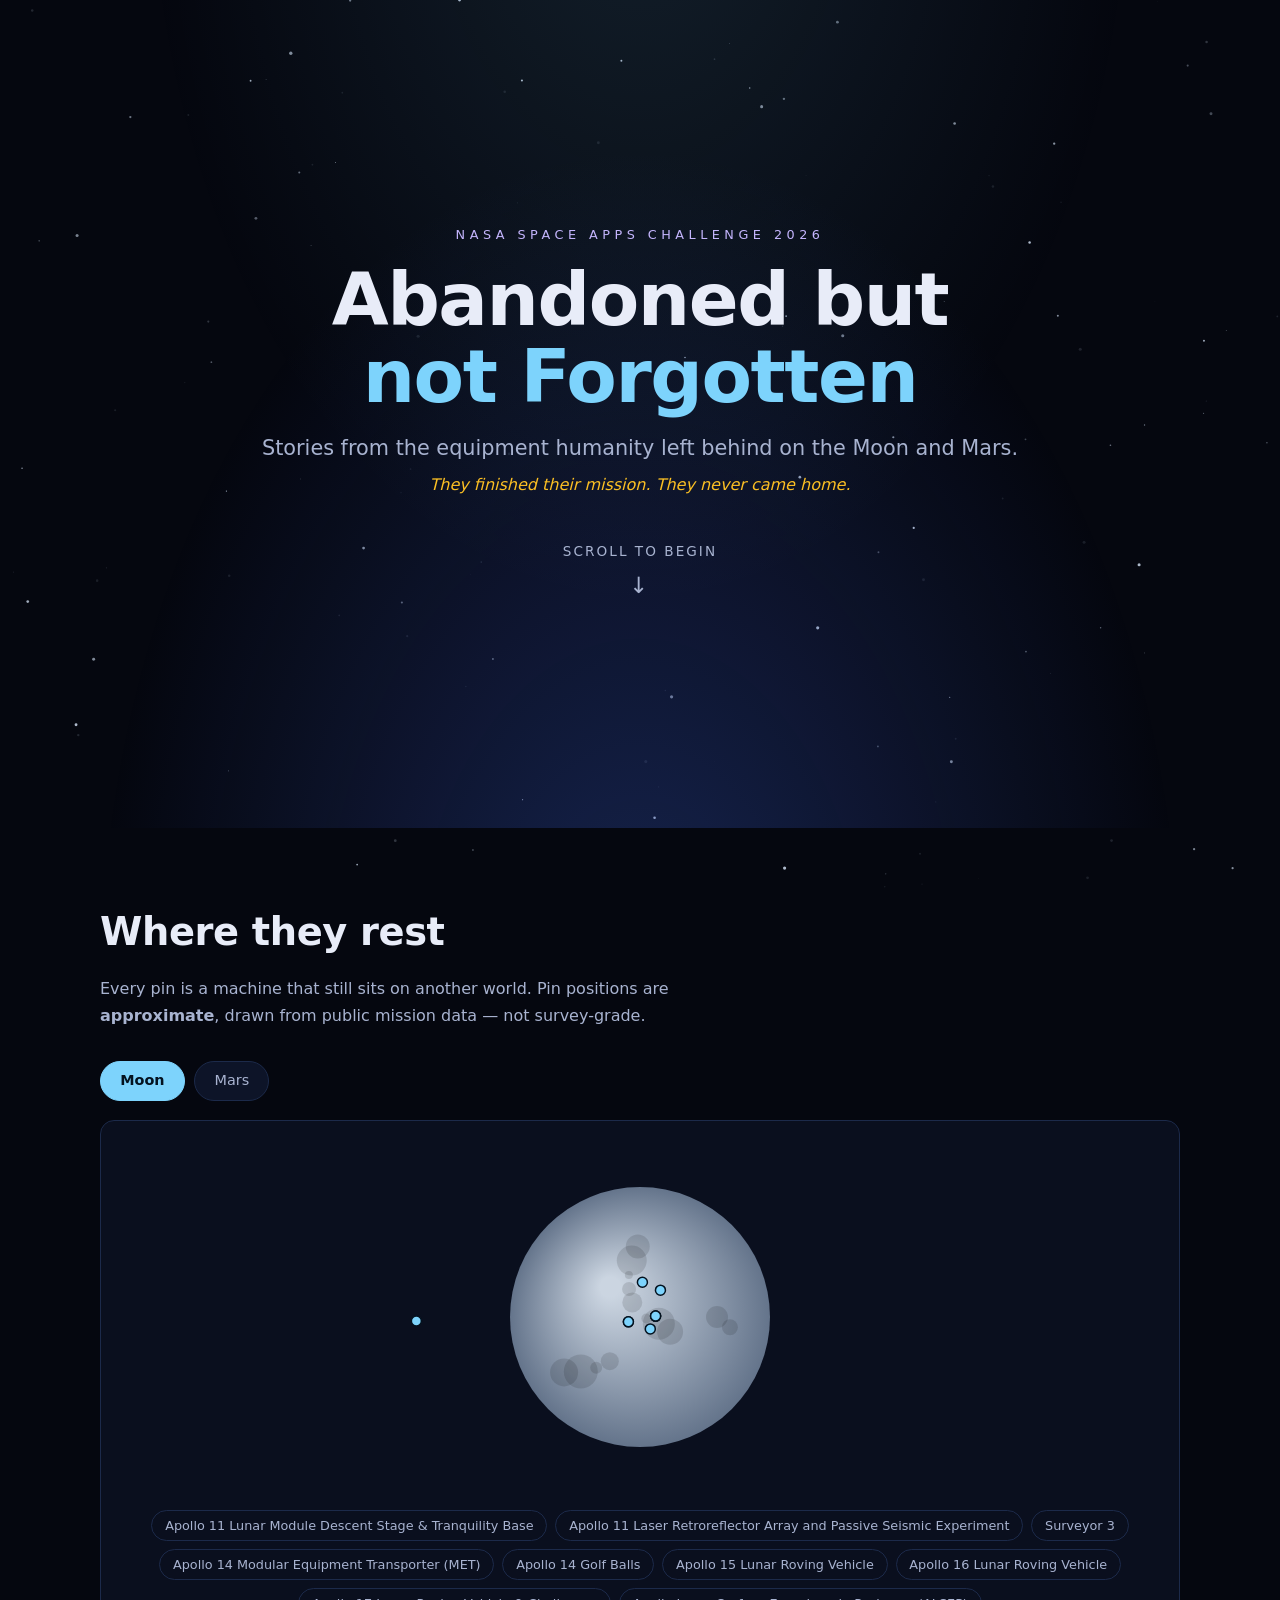
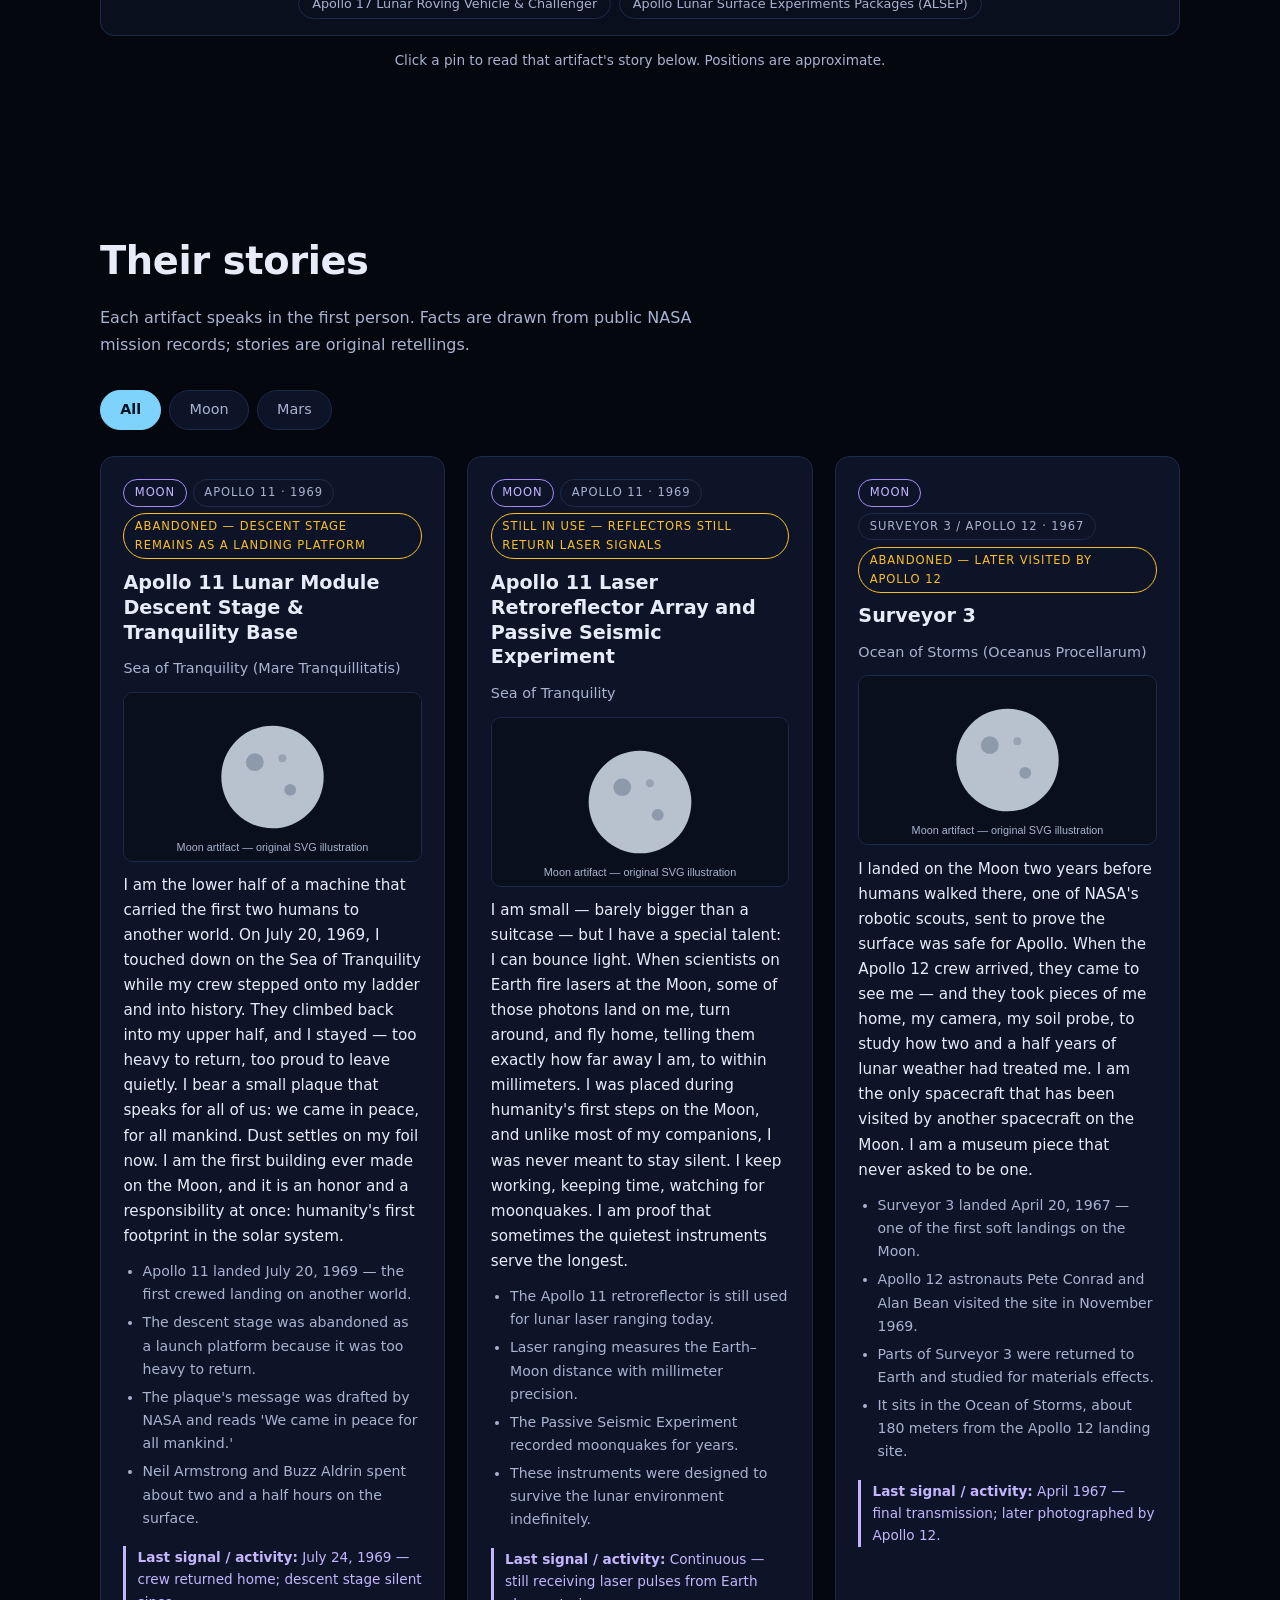
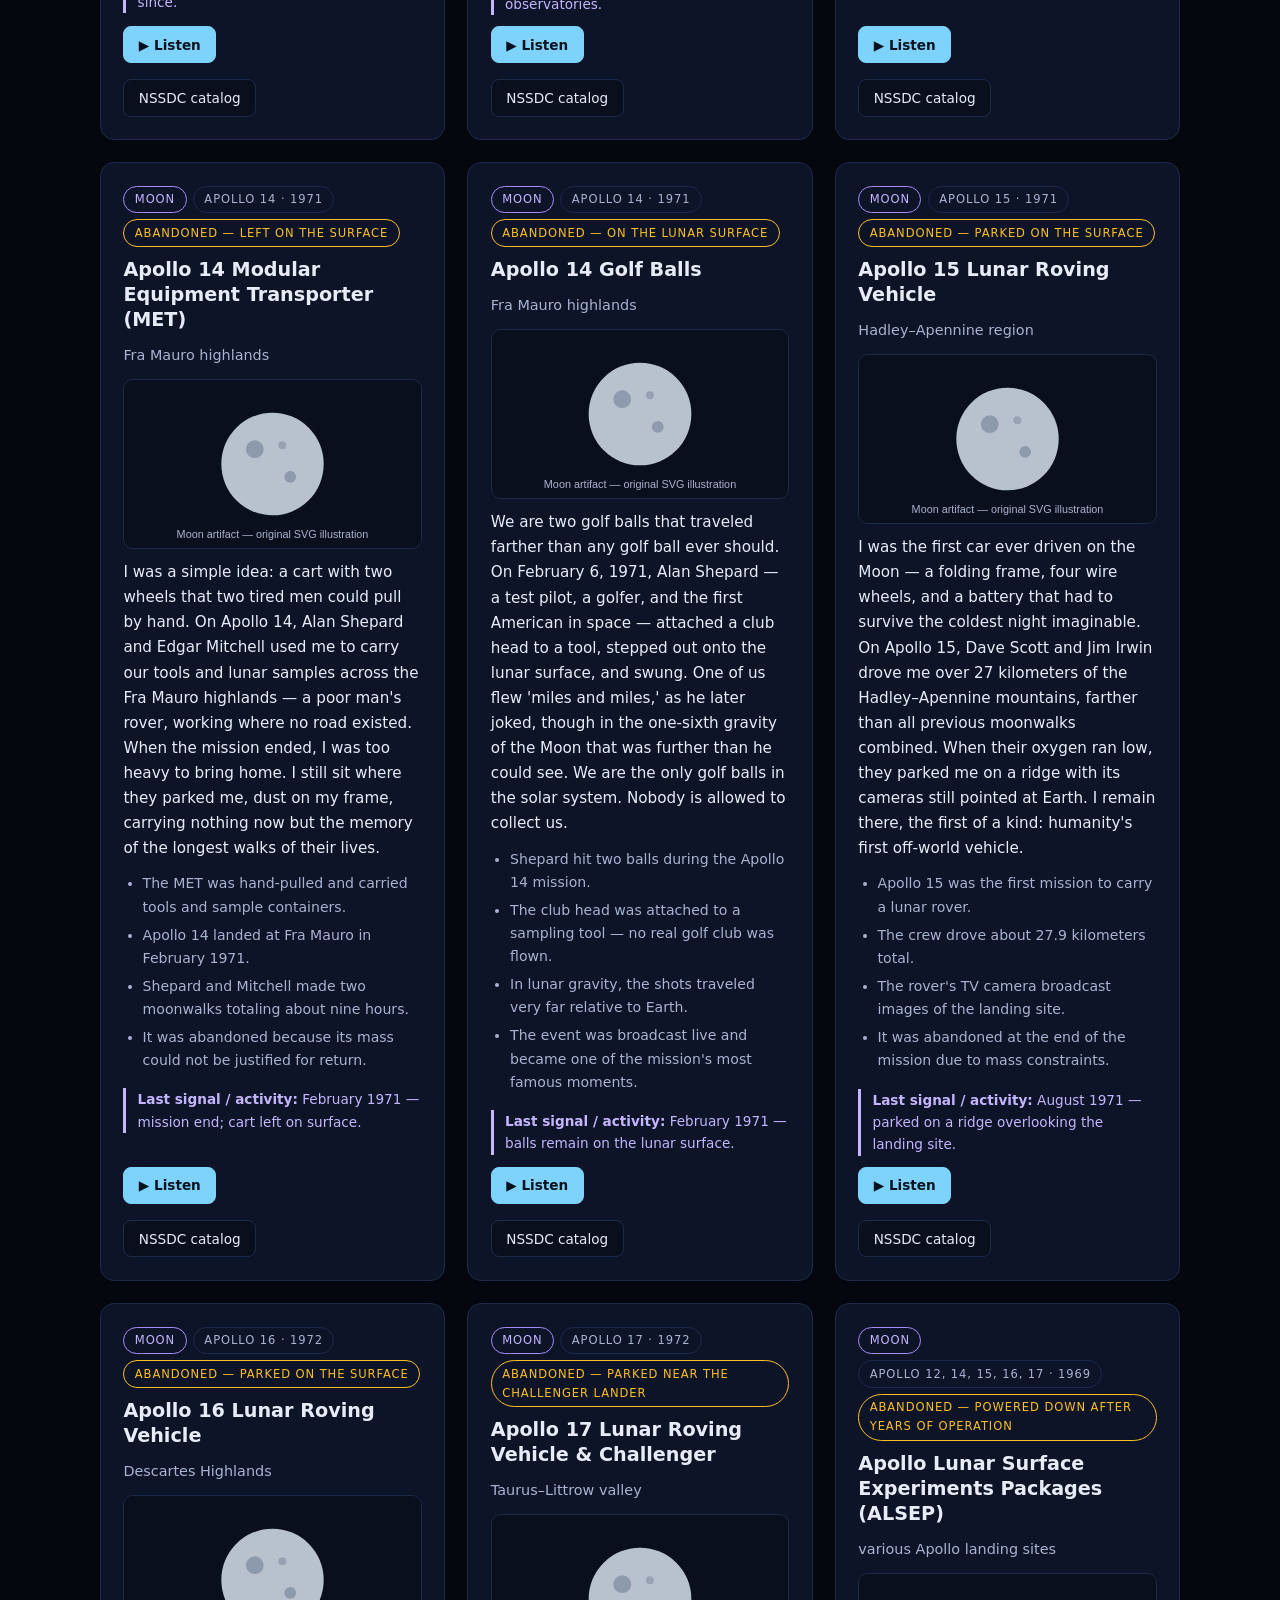
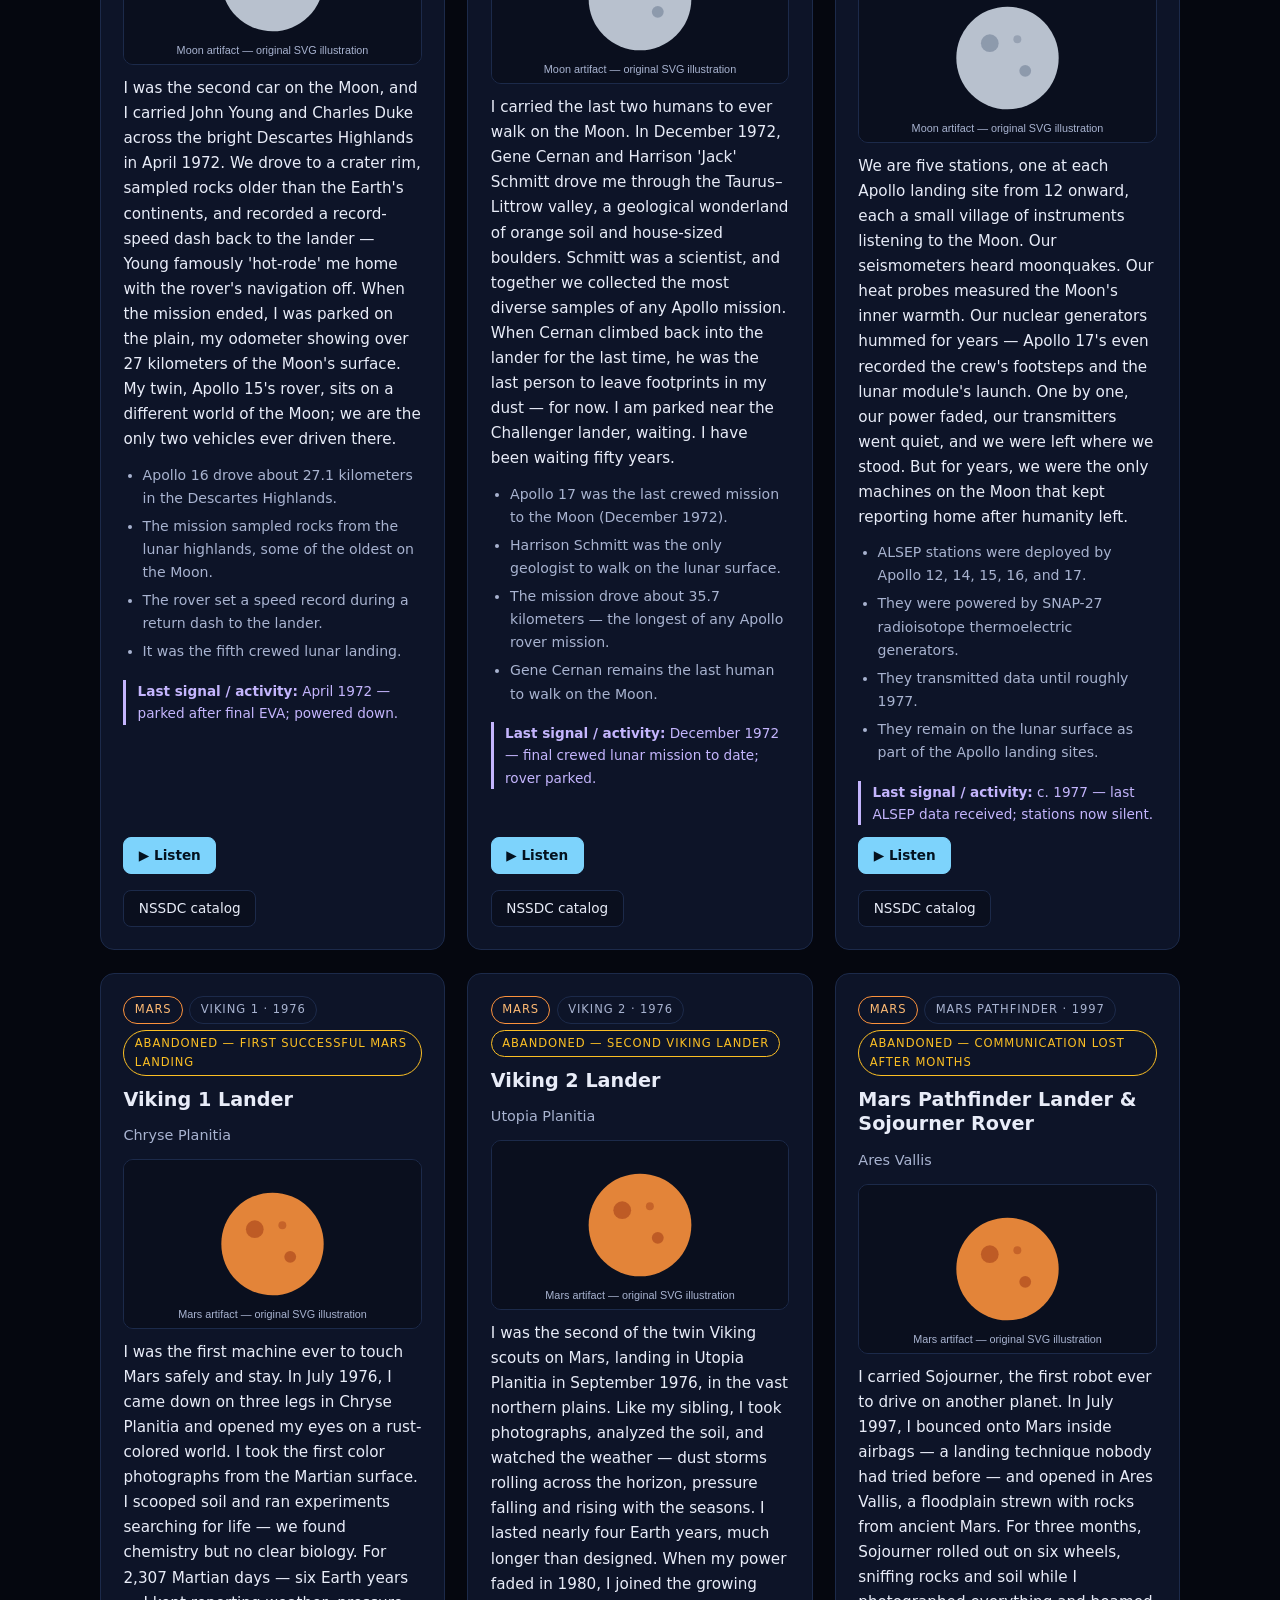
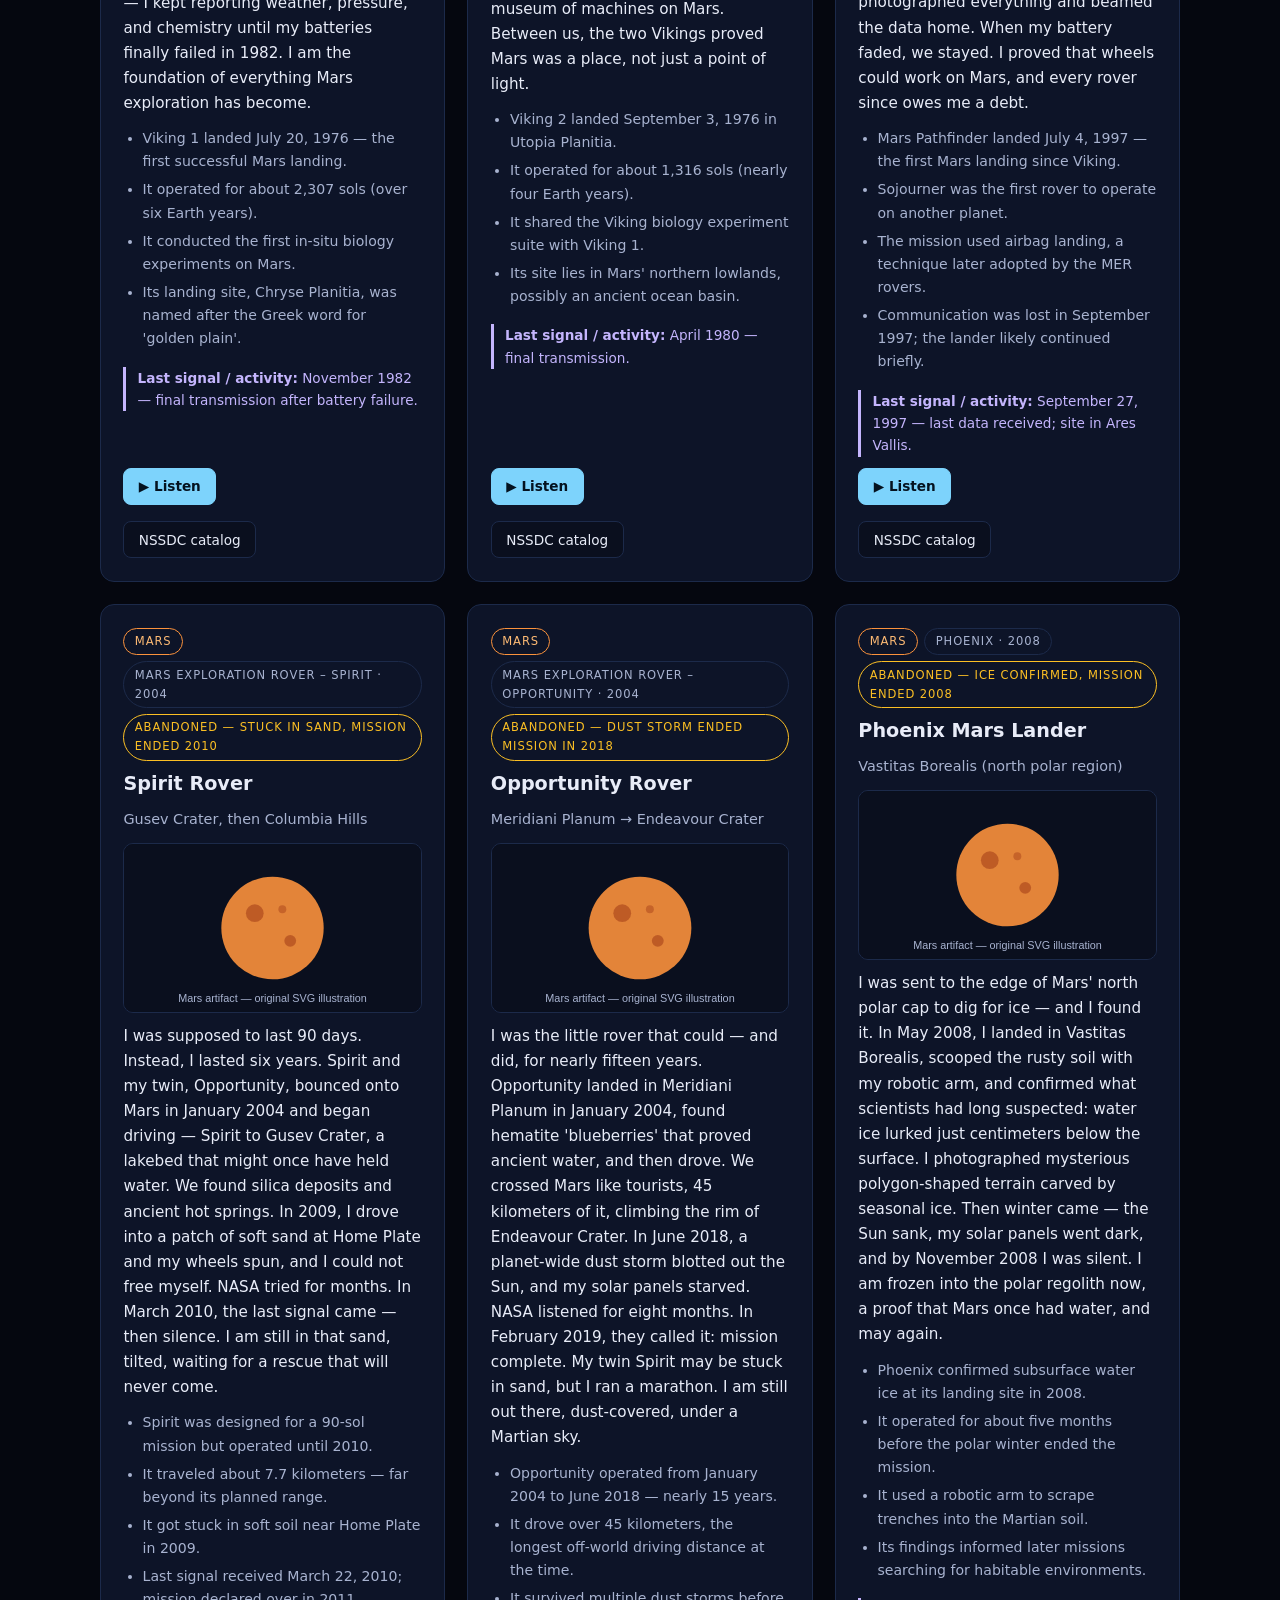
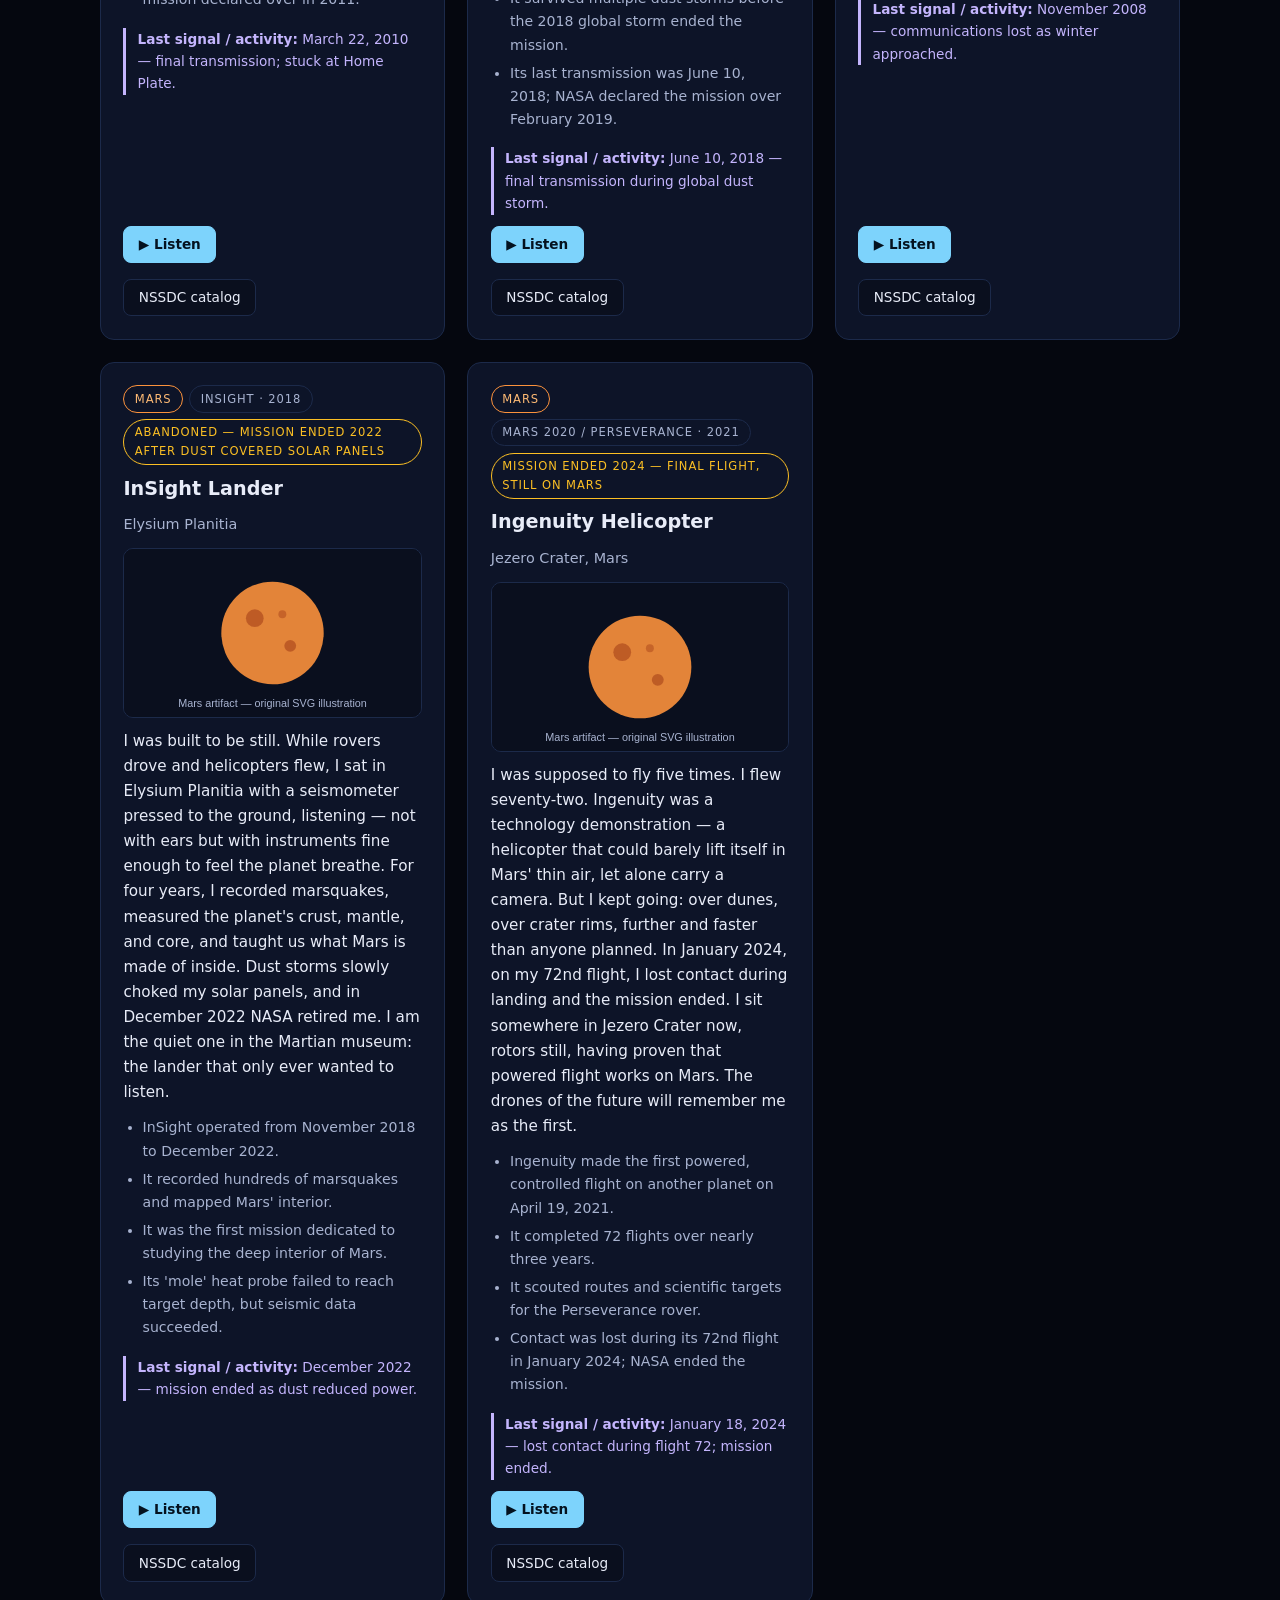
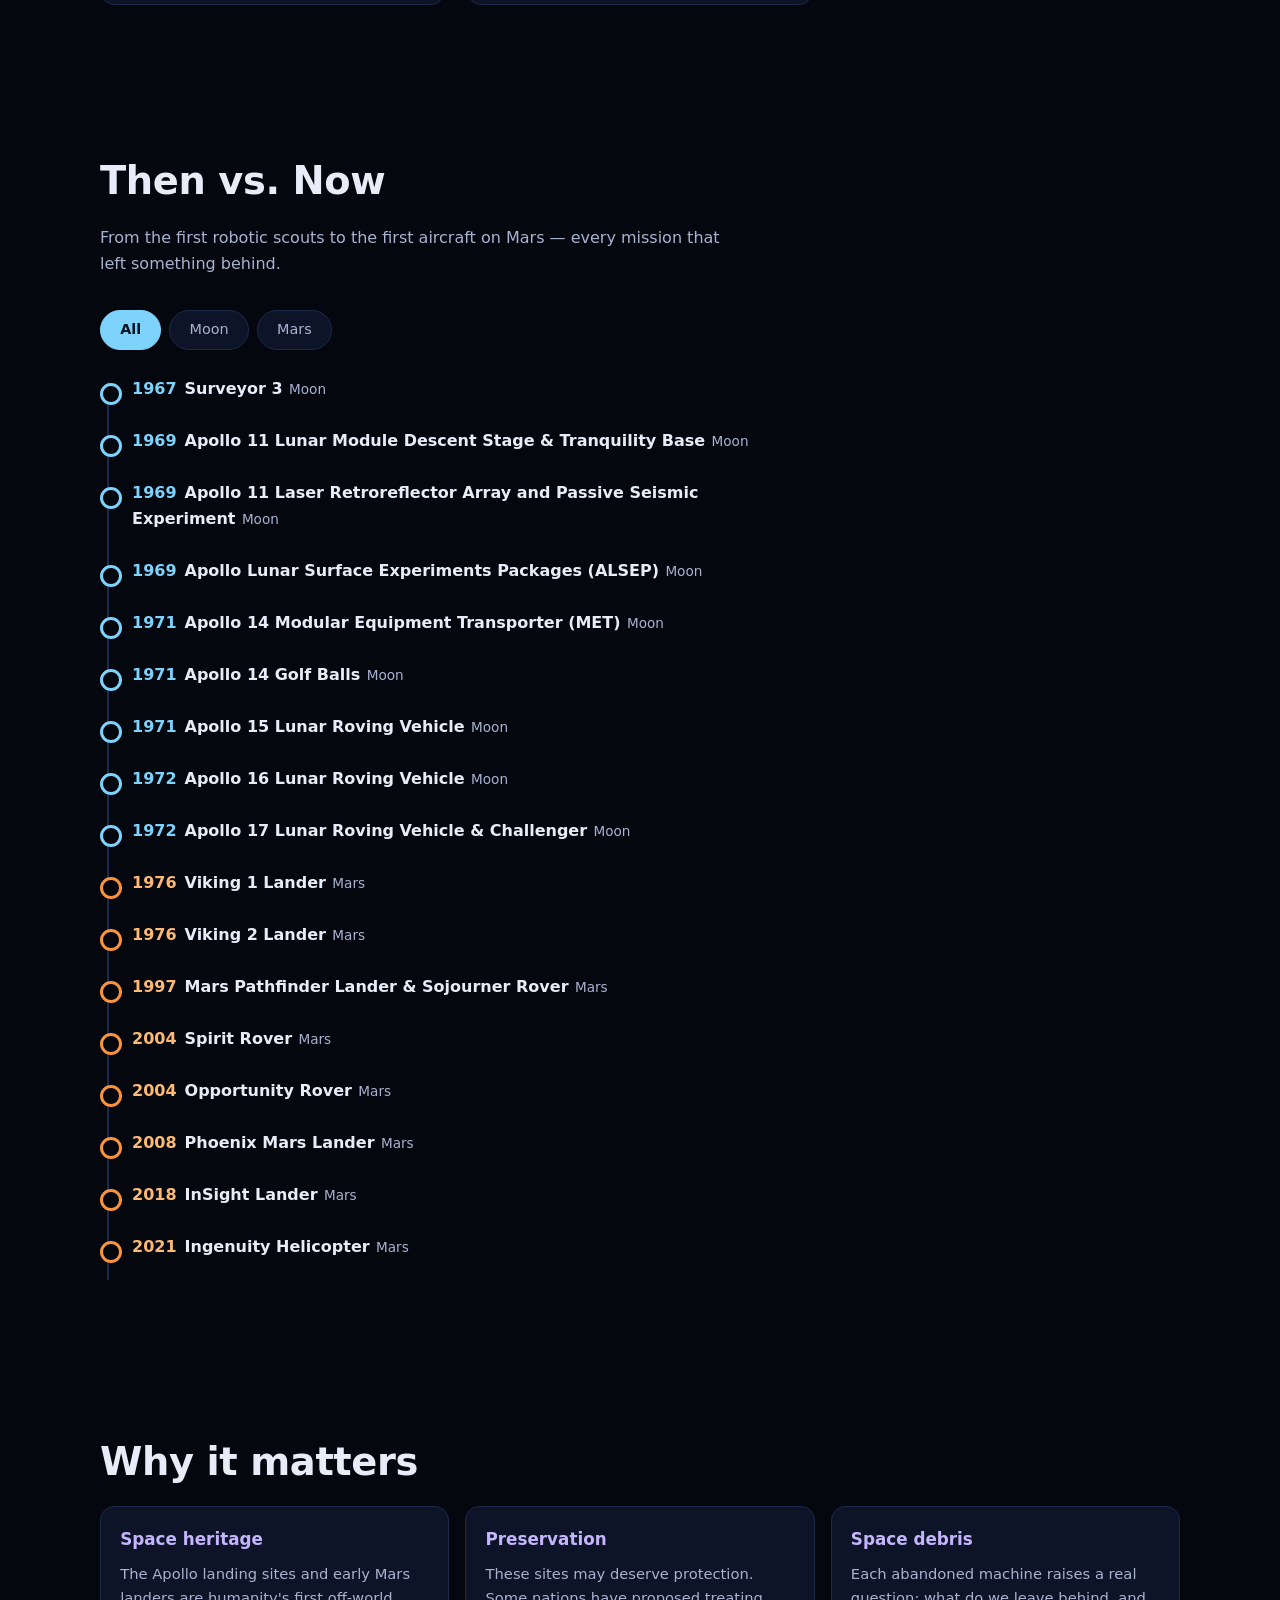
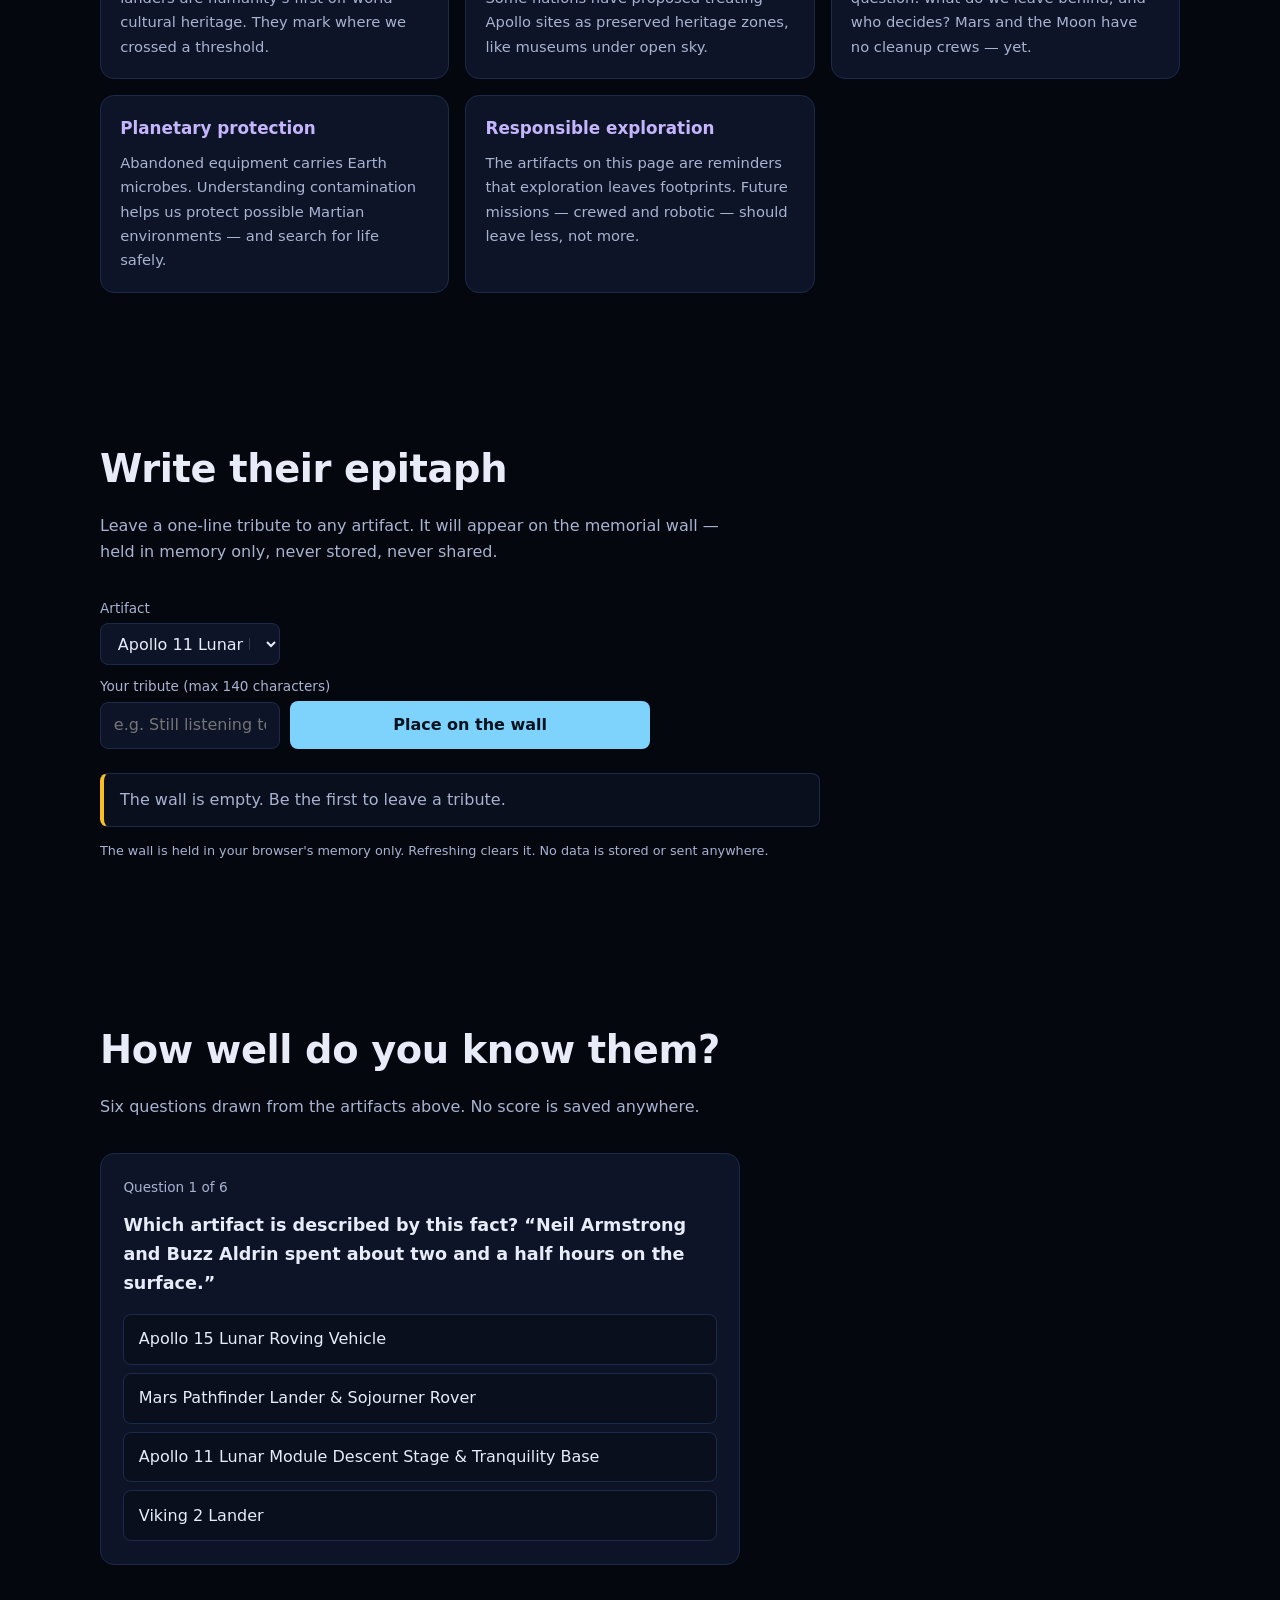
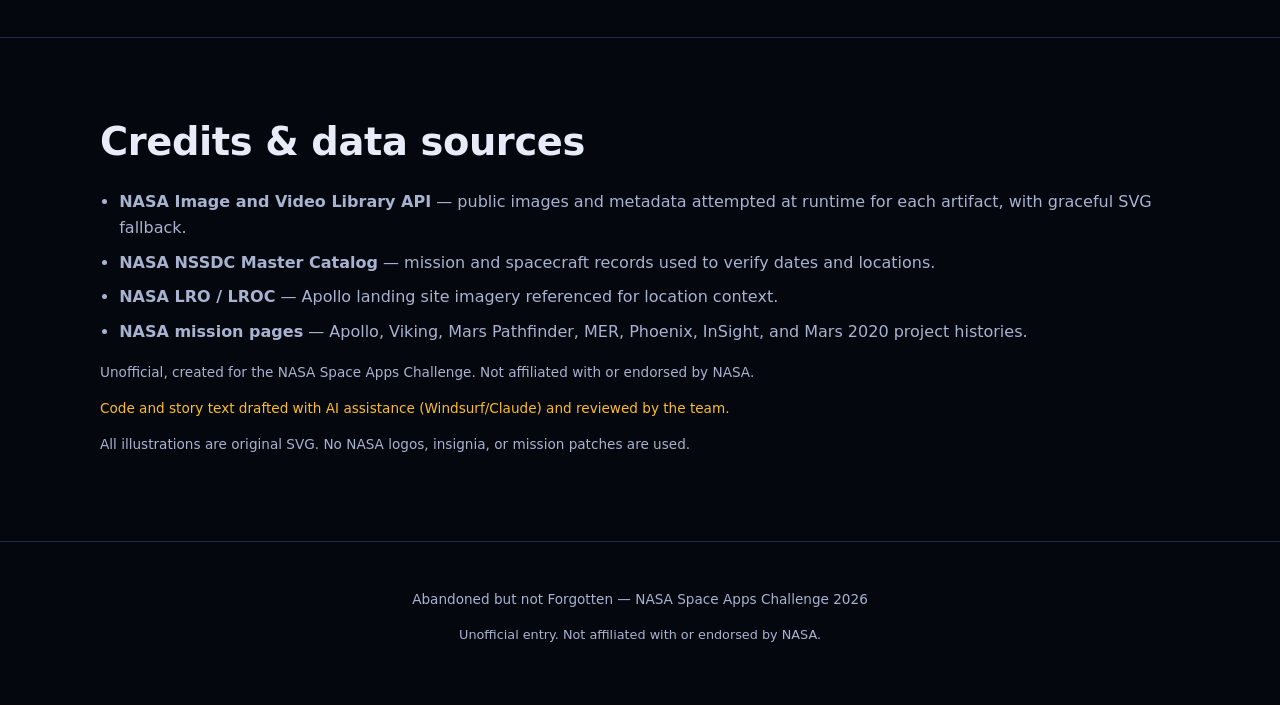
<file: index.html>
<!DOCTYPE html>
<!--
  Abandoned but not Forgotten — NASA Space Apps Challenge 2026 project.
  AI disclosure: Code and story text drafted with AI assistance
  (Windsurf/Claude) and reviewed by the team. Unofficial entry; not
  affiliated with or endorsed by NASA.
-->
<html lang="en">
<head>
  <meta charset="UTF-8" />
  <meta name="viewport" content="width=device-width, initial-scale=1.0" />
  <meta name="generator-note" content="Code and story text drafted with AI assistance (Windsurf/Claude) and reviewed by the team. Unofficial, created for the NASA Space Apps Challenge. Not affiliated with or endorsed by NASA." />
  <meta name="description" content="An immersive scrollytelling experience giving a voice to the landers, rovers, and instruments NASA left behind on the Moon and Mars." />
  <title>Abandoned but not Forgotten — Stories from the Moon and Mars</title>
  <link rel="stylesheet" href="css/style.css" />
</head>
<body>
  <!-- Starfield background canvas -->
  <canvas id="starfield" aria-hidden="true"></canvas>

  <a class="skip-link" href="#main">Skip to content</a>

  <!-- ============ HERO ============ -->
  <header class="hero" id="top">
    <div class="hero-inner">
      <p class="hero-kicker">NASA Space Apps Challenge 2026</p>
      <h1>Abandoned but <span class="accent">not Forgotten</span></h1>
      <p class="hero-tagline">Stories from the equipment humanity left behind on the Moon and Mars.</p>
      <p class="hero-sub">They finished their mission. They never came home.</p>
      <a class="scroll-cue" href="#map" aria-label="Scroll to the map section">
        <span>Scroll to begin</span>
        <span class="cue-arrow" aria-hidden="true">&#8595;</span>
      </a>
    </div>
  </header>

  <main id="main">
    <!-- ============ INTERACTIVE MAP ============ -->
    <section class="section" id="map" aria-labelledby="map-heading">
      <div class="section-inner">
        <h2 id="map-heading">Where they rest</h2>
        <p class="section-lede">Every pin is a machine that still sits on another world. Pin positions are <strong>approximate</strong>, drawn from public mission data — not survey-grade.</p>

        <div class="map-toggle" role="tablist" aria-label="Choose a celestial body">
          <button class="map-btn active" id="btn-moon" role="tab" aria-selected="true" aria-controls="map-canvas">Moon</button>
          <button class="map-btn" id="btn-mars" role="tab" aria-selected="false" aria-controls="map-canvas">Mars</button>
        </div>

        <div class="map-wrap">
          <canvas id="map-canvas" role="img" aria-label="Interactive map of approximate landing sites on the selected body"></canvas>
          <ul class="map-legend" id="map-legend" aria-label="Map legend"></ul>
        </div>
        <p class="map-note">Click a pin to read that artifact's story below. Positions are approximate.</p>
      </div>
    </section>

    <!-- ============ ARTIFACT STORIES ============ -->
    <section class="section" id="stories" aria-labelledby="stories-heading">
      <div class="section-inner">
        <h2 id="stories-heading">Their stories</h2>
        <p class="section-lede">Each artifact speaks in the first person. Facts are drawn from public NASA mission records; stories are original retellings.</p>

        <div class="filter-bar" role="group" aria-label="Filter stories by body">
          <button class="filter-btn active" data-filter="all">All</button>
          <button class="filter-btn" data-filter="moon">Moon</button>
          <button class="filter-btn" data-filter="mars">Mars</button>
        </div>

        <div class="artifact-grid" id="artifact-grid"><!-- cards injected by app.js --></div>
        <noscript><p class="noscript-note">This experience needs JavaScript to load the stories. The data lives in <code>data/artifacts.json</code>.</p></noscript>
      </div>
    </section>

    <!-- ============ THEN VS NOW TIMELINE ============ -->
    <section class="section" id="timeline" aria-labelledby="timeline-heading">
      <div class="section-inner">
        <h2 id="timeline-heading">Then vs. Now</h2>
        <p class="section-lede">From the first robotic scouts to the first aircraft on Mars — every mission that left something behind.</p>
        <div class="filter-bar" role="group" aria-label="Filter timeline by body">
          <button class="filter-btn active" data-timeline-filter="all">All</button>
          <button class="filter-btn" data-timeline-filter="moon">Moon</button>
          <button class="filter-btn" data-timeline-filter="mars">Mars</button>
        </div>
        <ol class="timeline" id="timeline-list"><!-- items injected by app.js --></ol>
      </div>
    </section>

    <!-- ============ WHY IT MATTERS ============ -->
    <section class="section" id="why" aria-labelledby="why-heading">
      <div class="section-inner">
        <h2 id="why-heading">Why it matters</h2>
        <div class="why-grid">
          <article class="why-card">
            <h3>Space heritage</h3>
            <p>The Apollo landing sites and early Mars landers are humanity's first off-world cultural heritage. They mark where we crossed a threshold.</p>
          </article>
          <article class="why-card">
            <h3>Preservation</h3>
            <p>These sites may deserve protection. Some nations have proposed treating Apollo sites as preserved heritage zones, like museums under open sky.</p>
          </article>
          <article class="why-card">
            <h3>Space debris</h3>
            <p>Each abandoned machine raises a real question: what do we leave behind, and who decides? Mars and the Moon have no cleanup crews — yet.</p>
          </article>
          <article class="why-card">
            <h3>Planetary protection</h3>
            <p>Abandoned equipment carries Earth microbes. Understanding contamination helps us protect possible Martian environments — and search for life safely.</p>
          </article>
          <article class="why-card">
            <h3>Responsible exploration</h3>
            <p>The artifacts on this page are reminders that exploration leaves footprints. Future missions — crewed and robotic — should leave less, not more.</p>
          </article>
        </div>
      </div>
    </section>

    <!-- ============ MEMORIAL WALL ============ -->
    <section class="section" id="epitaph" aria-labelledby="epitaph-heading">
      <div class="section-inner">
        <h2 id="epitaph-heading">Write their epitaph</h2>
        <p class="section-lede">Leave a one-line tribute to any artifact. It will appear on the memorial wall — held in memory only, never stored, never shared.</p>
        <form id="epitaph-form" class="epitaph-form">
          <label for="epitaph-artifact">Artifact</label>
          <select id="epitaph-artifact"><!-- options injected by app.js --></select>
          <label for="epitaph-text">Your tribute (max 140 characters)</label>
          <input type="text" id="epitaph-text" maxlength="140" required placeholder="e.g. Still listening to the Moon." />
          <button type="submit">Place on the wall</button>
        </form>
        <p id="epitaph-error" class="form-error" role="alert" hidden></p>
        <ul id="memorial-wall" class="memorial-wall" aria-label="Memorial wall of tributes"><!-- tributes injected by app.js --></ul>
        <p class="memorial-note">The wall is held in your browser's memory only. Refreshing clears it. No data is stored or sent anywhere.</p>
      </div>
    </section>

    <!-- ============ QUIZ ============ -->
    <section class="section" id="quiz" aria-labelledby="quiz-heading">
      <div class="section-inner">
        <h2 id="quiz-heading">How well do you know them?</h2>
        <p class="section-lede">Six questions drawn from the artifacts above. No score is saved anywhere.</p>
        <div id="quiz-container"><!-- quiz injected by app.js --></div>
      </div>
    </section>

    <!-- ============ CREDITS ============ -->
    <section class="section section-footer" id="credits" aria-labelledby="credits-heading">
      <div class="section-inner">
        <h2 id="credits-heading">Credits &amp; data sources</h2>
        <ul class="credits-list">
          <li><strong>NASA Image and Video Library API</strong> — public images and metadata attempted at runtime for each artifact, with graceful SVG fallback.</li>
          <li><strong>NASA NSSDC Master Catalog</strong> — mission and spacecraft records used to verify dates and locations.</li>
          <li><strong>NASA LRO / LROC</strong> — Apollo landing site imagery referenced for location context.</li>
          <li><strong>NASA mission pages</strong> — Apollo, Viking, Mars Pathfinder, MER, Phoenix, InSight, and Mars 2020 project histories.</li>
        </ul>
        <p class="disclaimer">Unofficial, created for the NASA Space Apps Challenge. Not affiliated with or endorsed by NASA.</p>
        <p class="ai-note">Code and story text drafted with AI assistance (Windsurf/Claude) and reviewed by the team.</p>
        <p class="credits-fine">All illustrations are original SVG. No NASA logos, insignia, or mission patches are used.</p>
      </div>
    </section>
  </main>

  <footer class="site-footer">
    <p>Abandoned but not Forgotten — NASA Space Apps Challenge 2026</p>
    <p class="footer-note">Unofficial entry. Not affiliated with or endorsed by NASA.</p>
  </footer>

  <script src="js/app.js" defer></script>
</body>
</html>
</file>
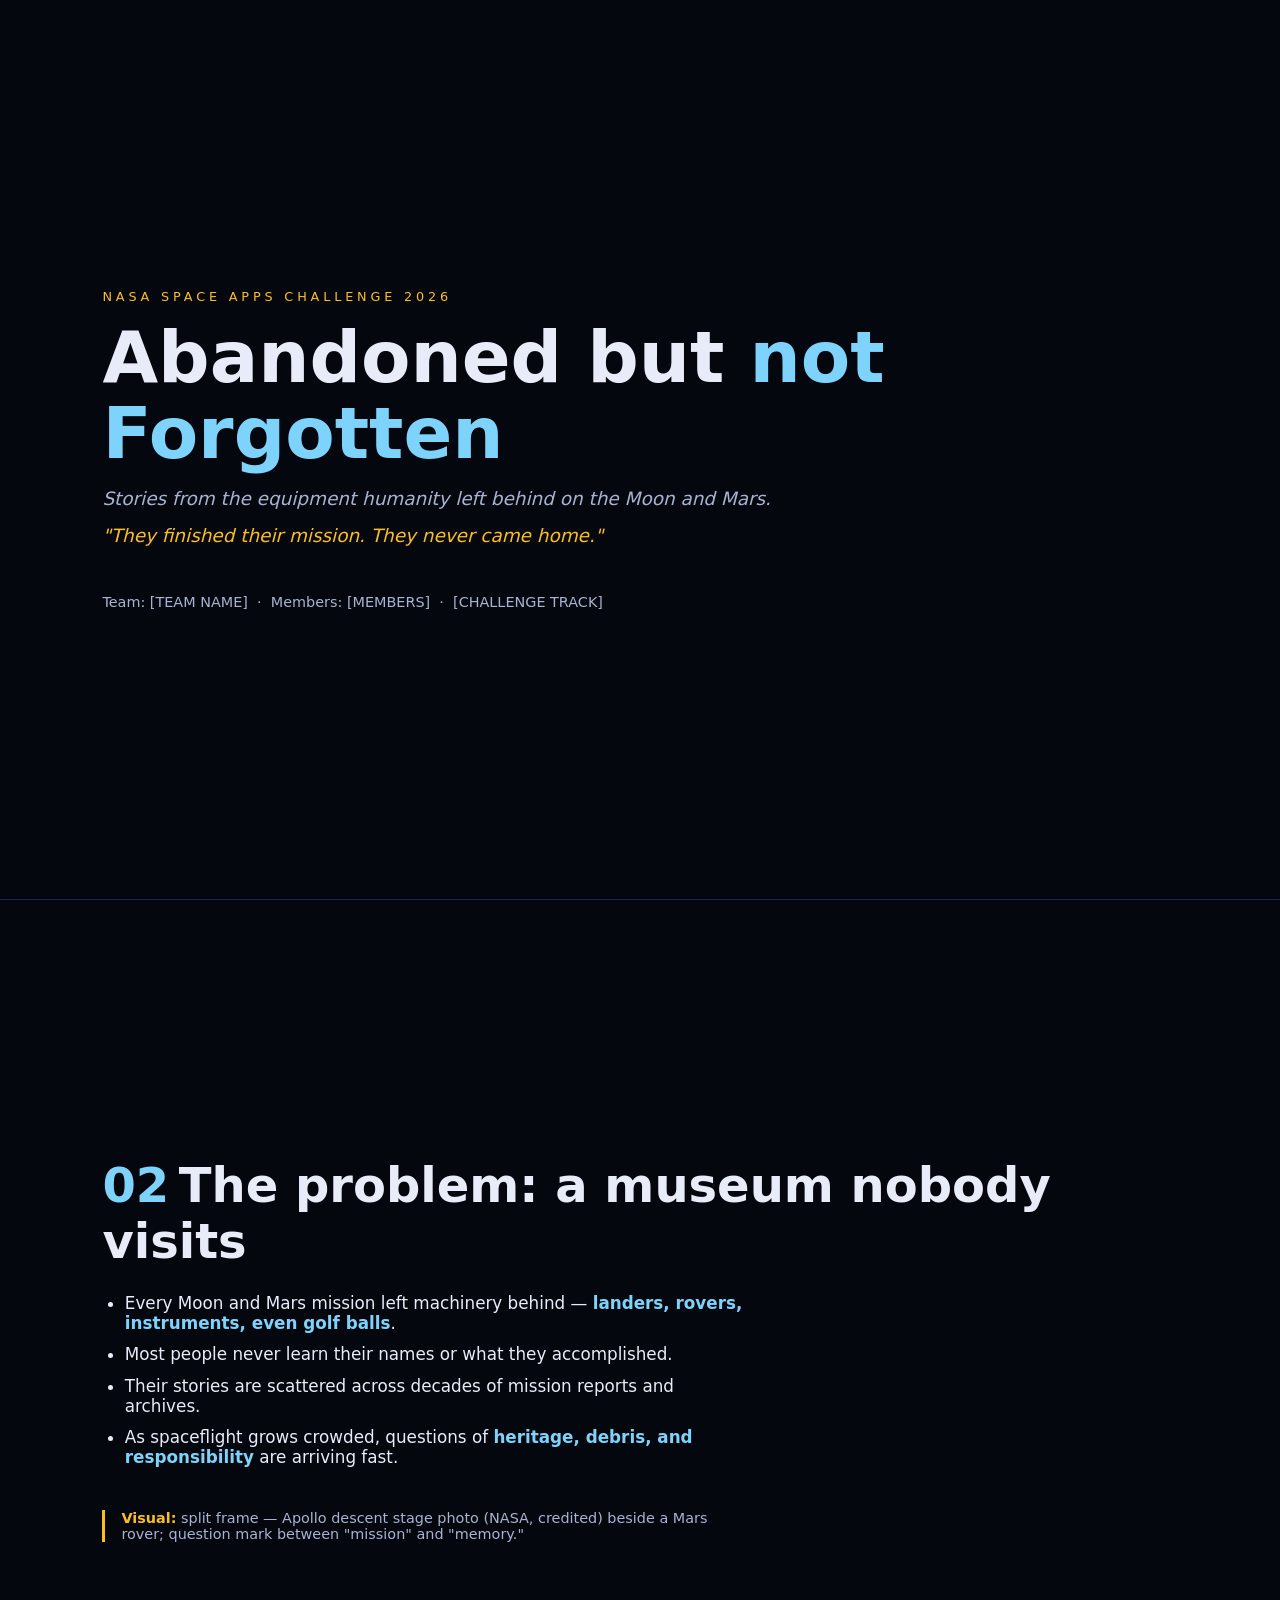
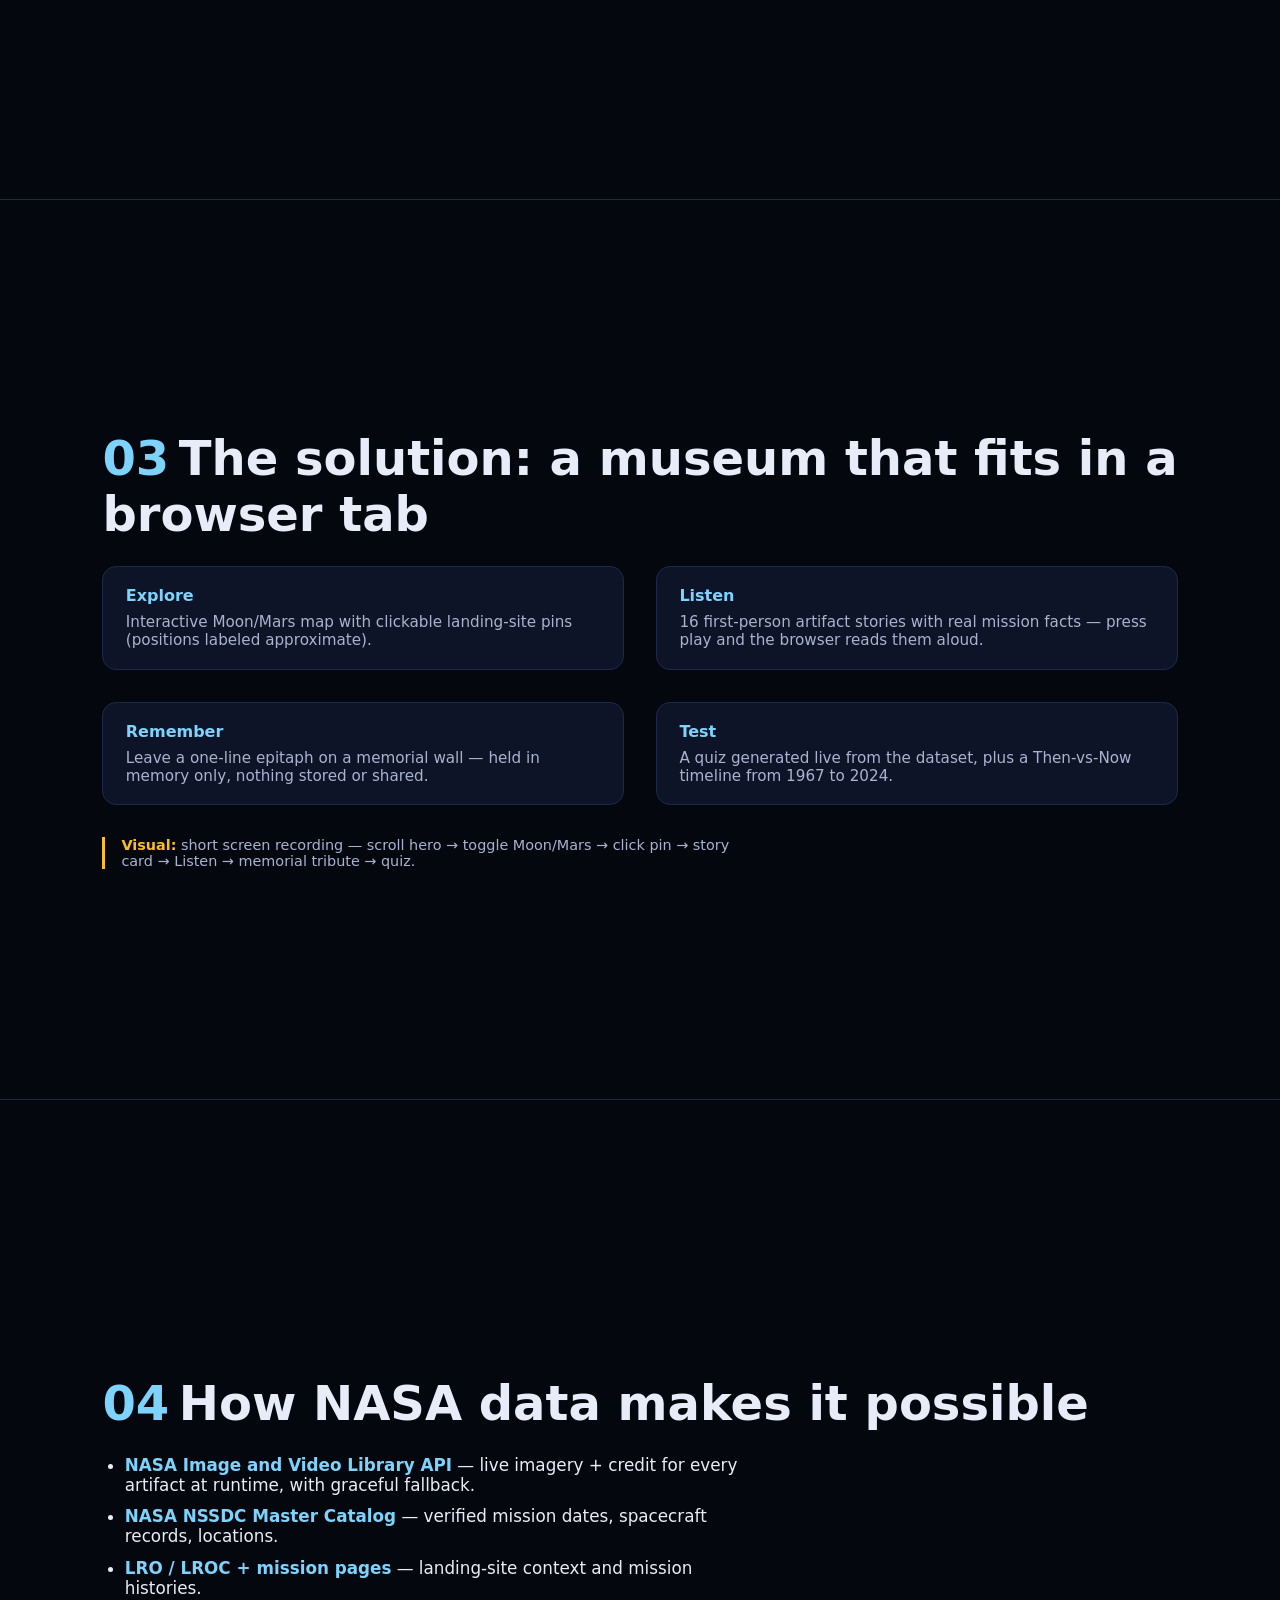
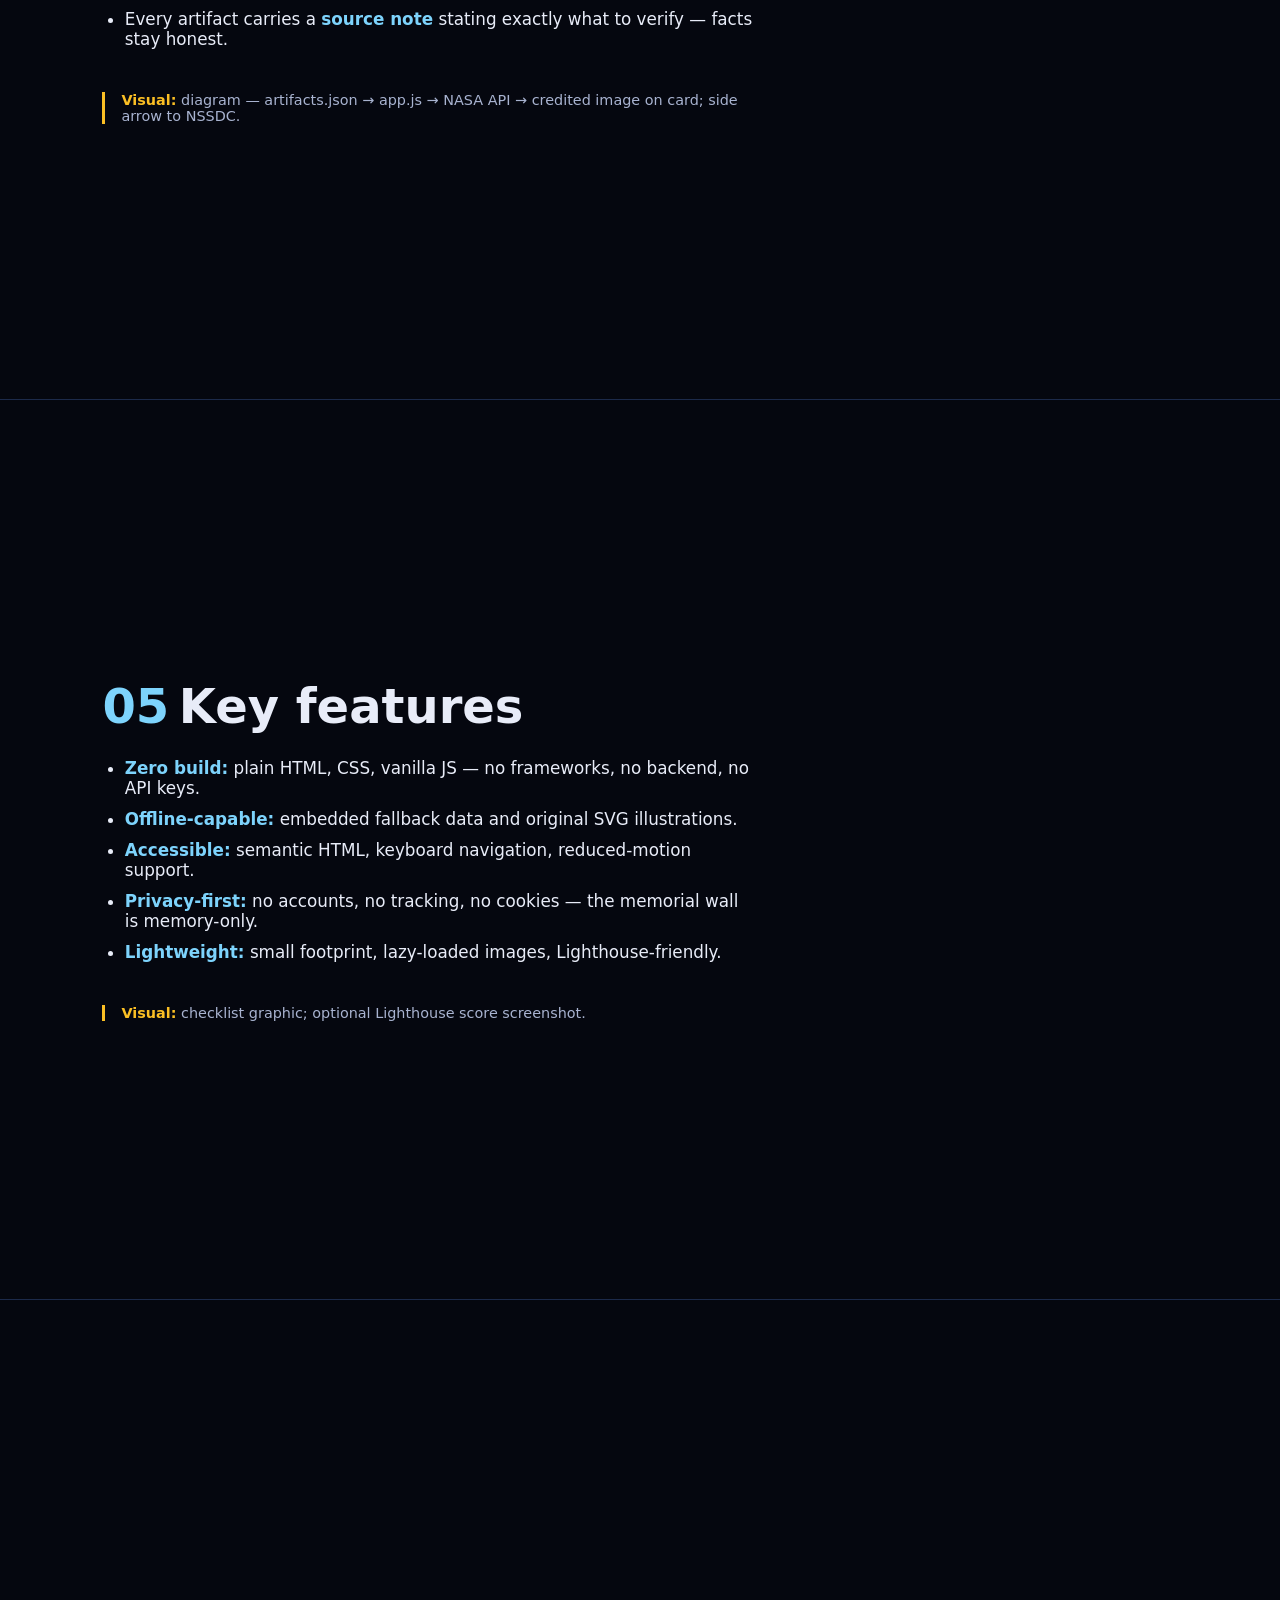
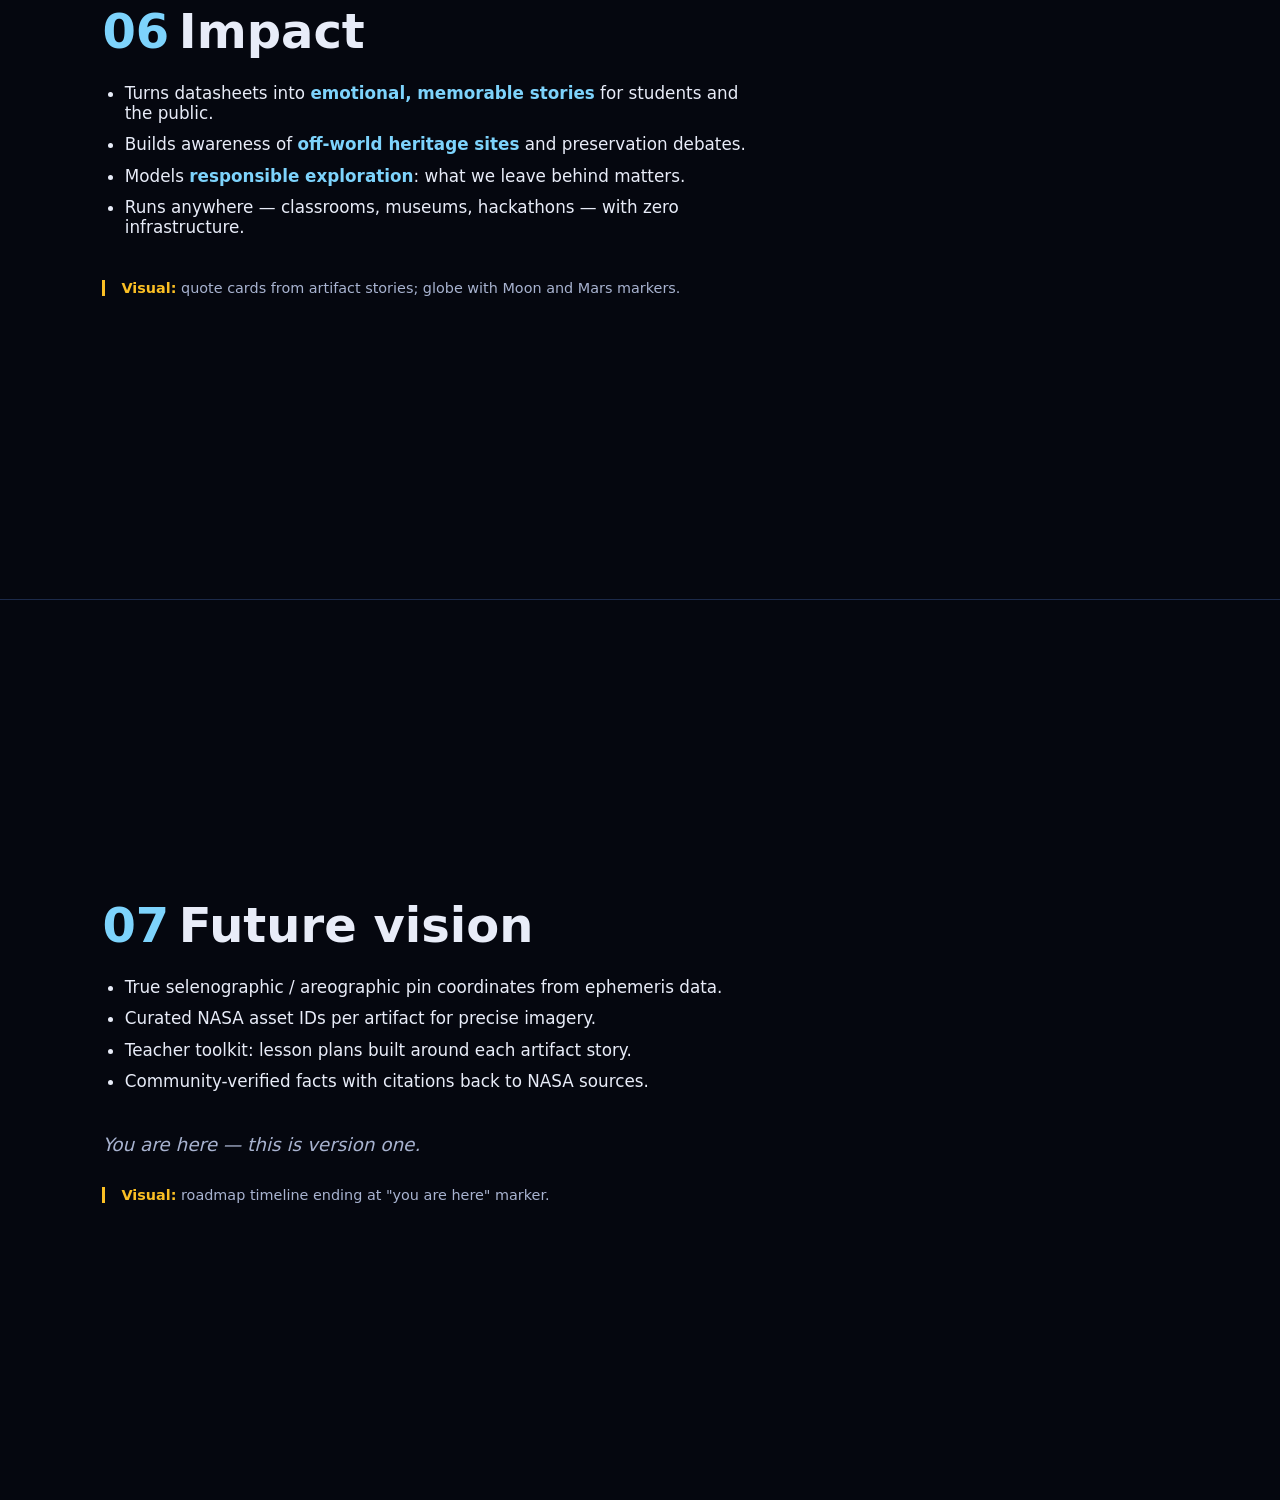
<file: demo-slides.html>
<!DOCTYPE html>
<!-- Demo deck for NASA Space Apps Challenge 2026.
     Open in a browser, then Print → Save as PDF (7 slides).
     AI disclosure: drafted with AI assistance (Windsurf/Claude), reviewed by the team. -->
<html lang="en">
<head>
<meta charset="UTF-8" />
<meta name="viewport" content="width=device-width, initial-scale=1.0" />
<title>Demo — Abandoned but not Forgotten</title>
<style>
  :root { --bg:#05070f; --panel:#0d1428; --text:#e8ecf8; --dim:#a8b3d0; --accent:#7dd3fc; --gold:#fbbf24; --edge:#1c2a4a; }
  * { box-sizing:border-box; margin:0; }
  body { font-family:"Segoe UI",system-ui,sans-serif; background:var(--bg); color:var(--text); }
  .slide { width:100%; min-height:100vh; padding:6vh 8vw; display:flex; flex-direction:column; justify-content:center; page-break-after:always; border-bottom:1px solid var(--edge); }
  .slide:last-child { border-bottom:none; }
  .kicker { color:var(--gold); letter-spacing:.3em; text-transform:uppercase; font-size:.8rem; margin-bottom:1rem; }
  h1 { font-size:clamp(2.4rem,6vw,4.5rem); line-height:1.05; }
  h2 { font-size:clamp(1.8rem,4vw,3rem); margin-bottom:1.5rem; }
  h2 .n { color:var(--accent); margin-right:.6rem; }
  .tag { color:var(--dim); font-size:1.15rem; max-width:60ch; margin-top:1rem; font-style:italic; }
  ul { padding-left:1.4rem; max-width:64ch; }
  li { margin-bottom:.7rem; font-size:1.05rem; color:var(--text); }
  li strong { color:var(--accent); }
  .cols { display:grid; grid-template-columns:1fr 1fr; gap:2rem; align-items:start; }
  .box { background:var(--panel); border:1px solid var(--edge); border-radius:14px; padding:1.2rem 1.4rem; }
  .box h3 { color:var(--accent); font-size:1rem; margin-bottom:.5rem; }
  .box p, .box li { font-size:.95rem; color:var(--dim); }
  .visual { color:var(--dim); font-size:.9rem; border-left:3px solid var(--gold); padding-left:1rem; margin-top:2rem; max-width:70ch; }
  .visual strong { color:var(--gold); }
  table { border-collapse:collapse; width:100%; max-width:80ch; }
  td { padding:.45rem .8rem; border-bottom:1px solid var(--edge); font-size:.95rem; vertical-align:top; }
  td:first-child { color:var(--accent); font-weight:700; white-space:nowrap; width:5rem; }
  .team { margin-top:3rem; color:var(--dim); font-size:.9rem; }
  @media print {
    body { background:#fff; color:#111; }
    .slide { min-height:96vh; border:none; page-break-after:always; }
    .box, li, h1, h2 { color:#111; }
    .kicker, h2 .n, li strong, td:first-child { color:#0a4d8c; }
    .tag, li, .box p, .box li, .team, td { color:#333; }
    .visual { border-color:#b8860b; color:#555; }
    .visual strong { color:#7a5b00; }
  }
</style>
</head>
<body>

<!-- SLIDE 1 — Title -->
<section class="slide">
  <p class="kicker">NASA Space Apps Challenge 2026</p>
  <h1>Abandoned but <span style="color:var(--accent)">not Forgotten</span></h1>
  <p class="tag">Stories from the equipment humanity left behind on the Moon and Mars.</p>
  <p class="tag" style="color:var(--gold)">"They finished their mission. They never came home."</p>
  <p class="team">Team: [TEAM NAME] &nbsp;·&nbsp; Members: [MEMBERS] &nbsp;·&nbsp; [CHALLENGE TRACK]</p>
</section>

<!-- SLIDE 2 — Problem -->
<section class="slide">
  <h2><span class="n">02</span>The problem: a museum nobody visits</h2>
  <ul>
    <li>Every Moon and Mars mission left machinery behind — <strong>landers, rovers, instruments, even golf balls</strong>.</li>
    <li>Most people never learn their names or what they accomplished.</li>
    <li>Their stories are scattered across decades of mission reports and archives.</li>
    <li>As spaceflight grows crowded, questions of <strong>heritage, debris, and responsibility</strong> are arriving fast.</li>
  </ul>
  <p class="visual"><strong>Visual:</strong> split frame — Apollo descent stage photo (NASA, credited) beside a Mars rover; question mark between "mission" and "memory."</p>
</section>

<!-- SLIDE 3 — Solution / UX -->
<section class="slide">
  <h2><span class="n">03</span>The solution: a museum that fits in a browser tab</h2>
  <div class="cols">
    <div class="box"><h3>Explore</h3><p>Interactive Moon/Mars map with clickable landing-site pins (positions labeled approximate).</p></div>
    <div class="box"><h3>Listen</h3><p>16 first-person artifact stories with real mission facts — press play and the browser reads them aloud.</p></div>
    <div class="box"><h3>Remember</h3><p>Leave a one-line epitaph on a memorial wall — held in memory only, nothing stored or shared.</p></div>
    <div class="box"><h3>Test</h3><p>A quiz generated live from the dataset, plus a Then-vs-Now timeline from 1967 to 2024.</p></div>
  </div>
  <p class="visual"><strong>Visual:</strong> short screen recording — scroll hero → toggle Moon/Mars → click pin → story card → Listen → memorial tribute → quiz.</p>
</section>

<!-- SLIDE 4 — NASA data -->
<section class="slide">
  <h2><span class="n">04</span>How NASA data makes it possible</h2>
  <ul>
    <li><strong>NASA Image and Video Library API</strong> — live imagery + credit for every artifact at runtime, with graceful fallback.</li>
    <li><strong>NASA NSSDC Master Catalog</strong> — verified mission dates, spacecraft records, locations.</li>
    <li><strong>LRO / LROC + mission pages</strong> — landing-site context and mission histories.</li>
    <li>Every artifact carries a <strong>source note</strong> stating exactly what to verify — facts stay honest.</li>
  </ul>
  <p class="visual"><strong>Visual:</strong> diagram — artifacts.json → app.js → NASA API → credited image on card; side arrow to NSSDC.</p>
</section>

<!-- SLIDE 5 — Key features -->
<section class="slide">
  <h2><span class="n">05</span>Key features</h2>
  <ul>
    <li><strong>Zero build:</strong> plain HTML, CSS, vanilla JS — no frameworks, no backend, no API keys.</li>
    <li><strong>Offline-capable:</strong> embedded fallback data and original SVG illustrations.</li>
    <li><strong>Accessible:</strong> semantic HTML, keyboard navigation, reduced-motion support.</li>
    <li><strong>Privacy-first:</strong> no accounts, no tracking, no cookies — the memorial wall is memory-only.</li>
    <li><strong>Lightweight:</strong> small footprint, lazy-loaded images, Lighthouse-friendly.</li>
  </ul>
  <p class="visual"><strong>Visual:</strong> checklist graphic; optional Lighthouse score screenshot.</p>
</section>

<!-- SLIDE 6 — Impact -->
<section class="slide">
  <h2><span class="n">06</span>Impact</h2>
  <ul>
    <li>Turns datasheets into <strong>emotional, memorable stories</strong> for students and the public.</li>
    <li>Builds awareness of <strong>off-world heritage sites</strong> and preservation debates.</li>
    <li>Models <strong>responsible exploration</strong>: what we leave behind matters.</li>
    <li>Runs anywhere — classrooms, museums, hackathons — with zero infrastructure.</li>
  </ul>
  <p class="visual"><strong>Visual:</strong> quote cards from artifact stories; globe with Moon and Mars markers.</p>
</section>

<!-- SLIDE 7 — Future vision -->
<section class="slide">
  <h2><span class="n">07</span>Future vision</h2>
  <ul>
    <li>True selenographic / areographic pin coordinates from ephemeris data.</li>
    <li>Curated NASA asset IDs per artifact for precise imagery.</li>
    <li>Teacher toolkit: lesson plans built around each artifact story.</li>
    <li>Community-verified facts with citations back to NASA sources.</li>
  </ul>
  <p class="tag" style="margin-top:2rem">You are here — this is version one.</p>
  <p class="visual"><strong>Visual:</strong> roadmap timeline ending at "you are here" marker.</p>
</section>

</body>
</html>
</file>
<file: css/style.css>
/* ============================================================
   Abandoned but not Forgotten — styles
   Dark space theme, CSS variables, mobile-first, accessible.
   ============================================================ */

:root {
  --bg: #05070f;
  --bg-alt: #0a0f1e;
  --panel: #0d1428;
  --panel-edge: #1c2a4a;
  --text: #e8ecf8;
  --text-dim: #a8b3d0;
  --accent: #7dd3fc;
  --accent-2: #c4b5fd;
  --gold: #fbbf24;
  --danger: #f87171;
  --radius: 14px;
  --maxw: 1080px;
  --font: "Segoe UI", system-ui, -apple-system, Roboto, "Helvetica Neue", Arial, sans-serif;
}

* { box-sizing: border-box; }

html { scroll-behavior: smooth; }
@media (prefers-reduced-motion: reduce) {
  html { scroll-behavior: auto; }
  *, *::before, *::after { animation-duration: 0.01ms !important; transition-duration: 0.01ms !important; }
}

body {
  margin: 0;
  font-family: var(--font);
  background: var(--bg);
  color: var(--text);
  line-height: 1.65;
  overflow-x: hidden;
}

#starfield {
  position: fixed;
  inset: 0;
  z-index: -1;
  width: 100%;
  height: 100%;
  pointer-events: none;
}

.skip-link {
  position: absolute;
  left: -9999px;
  top: 0;
  background: var(--accent);
  color: #04121f;
  padding: 0.6rem 1rem;
  z-index: 100;
  border-radius: 0 0 var(--radius) 0;
  font-weight: 700;
}
.skip-link:focus { left: 0; }

/* ---------- Hero ---------- */
.hero {
  min-height: 92vh;
  display: flex;
  align-items: center;
  justify-content: center;
  text-align: center;
  padding: 2rem 1rem;
  background:
    radial-gradient(ellipse at 50% 120%, rgba(56, 89, 199, 0.35), transparent 60%),
    radial-gradient(ellipse at 50% -20%, rgba(125, 211, 252, 0.12), transparent 55%);
}
.hero-inner { max-width: 760px; }
.hero-kicker {
  letter-spacing: 0.35em;
  text-transform: uppercase;
  font-size: 0.8rem;
  color: var(--accent-2);
  margin: 0 0 1rem;
}
.hero h1 {
  font-size: clamp(2.2rem, 7vw, 4.6rem);
  line-height: 1.05;
  margin: 0 0 1rem;
  font-weight: 800;
  letter-spacing: -0.02em;
}
.accent { color: var(--accent); }
.hero-tagline { font-size: clamp(1rem, 2.5vw, 1.3rem); color: var(--text-dim); margin: 0 0 0.4rem; }
.hero-sub { font-style: italic; color: var(--gold); margin: 0 0 2.5rem; }

.scroll-cue {
  display: inline-flex;
  flex-direction: column;
  align-items: center;
  gap: 0.3rem;
  color: var(--text-dim);
  text-decoration: none;
  font-size: 0.85rem;
  letter-spacing: 0.15em;
  text-transform: uppercase;
}
.cue-arrow { font-size: 1.4rem; animation: bob 2s ease-in-out infinite; }
@keyframes bob { 0%,100% { transform: translateY(0); } 50% { transform: translateY(8px); } }

/* ---------- Sections ---------- */
.section { padding: 4.5rem 1rem; }
.section-inner { max-width: var(--maxw); margin: 0 auto; }
.section h2 {
  font-size: clamp(1.6rem, 4vw, 2.4rem);
  margin: 0 0 0.8rem;
  letter-spacing: -0.01em;
}
.section-lede { color: var(--text-dim); max-width: 62ch; margin: 0 0 2rem; }

/* ---------- Map ---------- */
.map-toggle { display: flex; gap: 0.6rem; margin-bottom: 1.2rem; }
.map-btn, .filter-btn {
  background: var(--panel);
  color: var(--text-dim);
  border: 1px solid var(--panel-edge);
  border-radius: 999px;
  padding: 0.45rem 1.2rem;
  font: inherit;
  font-size: 0.9rem;
  cursor: pointer;
  transition: background 0.2s, color 0.2s, border-color 0.2s;
}
.map-btn:hover, .filter-btn:hover { border-color: var(--accent); color: var(--text); }
.map-btn.active, .filter-btn.active {
  background: var(--accent);
  color: #04121f;
  border-color: var(--accent);
  font-weight: 700;
}
.map-btn:focus-visible, .filter-btn:focus-visible,
button:focus-visible, select:focus-visible, input:focus-visible, a:focus-visible {
  outline: 3px solid var(--accent-2);
  outline-offset: 2px;
}
.map-wrap {
  background: var(--bg-alt);
  border: 1px solid var(--panel-edge);
  border-radius: var(--radius);
  padding: 1rem;
}
#map-canvas { display: block; width: 100%; max-width: 640px; height: auto; margin: 0 auto; cursor: pointer; }
.map-legend {
  list-style: none;
  display: flex;
  flex-wrap: wrap;
  gap: 0.5rem;
  justify-content: center;
  padding: 0.8rem 0 0;
  margin: 0;
}
.map-legend button {
  background: none;
  border: 1px solid var(--panel-edge);
  border-radius: 999px;
  color: var(--text-dim);
  font: inherit;
  font-size: 0.8rem;
  padding: 0.25rem 0.8rem;
  cursor: pointer;
}
.map-legend button:hover { border-color: var(--accent); color: var(--text); }
.map-note { font-size: 0.85rem; color: var(--text-dim); text-align: center; margin-top: 0.8rem; }

/* ---------- Artifact cards ---------- */
.filter-bar { display: flex; gap: 0.5rem; margin-bottom: 1.6rem; flex-wrap: wrap; }
.artifact-grid {
  display: grid;
  grid-template-columns: repeat(auto-fill, minmax(320px, 1fr));
  gap: 1.4rem;
}
.card {
  background: var(--panel);
  border: 1px solid var(--panel-edge);
  border-radius: var(--radius);
  padding: 1.4rem;
  display: flex;
  flex-direction: column;
  gap: 0.7rem;
  scroll-margin-top: 1.5rem;
  transition: transform 0.2s, border-color 0.2s;
}
.card:hover { transform: translateY(-3px); border-color: var(--accent); }
.card.hidden { display: none; }
.card.highlight { border-color: var(--gold); box-shadow: 0 0 0 1px var(--gold) inset; }
.card-badges { display: flex; gap: 0.4rem; flex-wrap: wrap; }
.badge {
  font-size: 0.72rem;
  text-transform: uppercase;
  letter-spacing: 0.08em;
  padding: 0.2rem 0.65rem;
  border-radius: 999px;
  border: 1px solid var(--panel-edge);
  color: var(--text-dim);
}
.badge.moon { border-color: #a78bfa; color: #c4b5fd; }
.badge.mars { border-color: #fb923c; color: #fdba74; }
.badge.status { border-color: var(--gold); color: var(--gold); }
.card h3 { margin: 0; font-size: 1.2rem; line-height: 1.3; }
.card .mission-line { margin: 0; color: var(--text-dim); font-size: 0.9rem; }
.card-image {
  width: 100%;
  height: 170px;
  object-fit: cover;
  border-radius: 10px;
  background: var(--bg-alt);
  border: 1px solid var(--panel-edge);
}
.card-image svg { width: 100%; height: 100%; display: block; }
.card-credit { font-size: 0.75rem; color: var(--text-dim); margin: 0; }
.card-story { margin: 0; font-size: 0.95rem; }
.card-facts { margin: 0; padding-left: 1.2rem; font-size: 0.88rem; color: var(--text-dim); }
.card-facts li { margin-bottom: 0.3rem; }
.last-signal {
  font-size: 0.85rem;
  color: var(--accent-2);
  border-left: 3px solid var(--accent-2);
  padding-left: 0.7rem;
  margin: 0;
}
.card-actions { display: flex; gap: 0.5rem; flex-wrap: wrap; margin-top: auto; }
.btn {
  background: var(--bg-alt);
  color: var(--text);
  border: 1px solid var(--panel-edge);
  border-radius: 8px;
  padding: 0.4rem 0.9rem;
  font: inherit;
  font-size: 0.85rem;
  cursor: pointer;
  text-decoration: none;
  display: inline-block;
}
.btn:hover { border-color: var(--accent); }
.btn.primary { background: var(--accent); color: #04121f; border-color: var(--accent); font-weight: 700; }
.btn[aria-pressed="true"] { background: var(--accent-2); border-color: var(--accent-2); color: #04121f; }
.speech-status { font-size: 0.8rem; color: var(--text-dim); width: 100%; }
.nasa-img-wrap { position: relative; }
.nasa-img-wrap img { width: 100%; height: 170px; object-fit: cover; border-radius: 10px; display: block; background: var(--bg-alt); }
.nasa-img-link { font-size: 0.75rem; color: var(--accent); display: block; margin-top: 0.25rem; }

/* ---------- Timeline ---------- */
.timeline {
  list-style: none;
  padding: 0;
  margin: 0;
  position: relative;
  max-width: 720px;
}
.timeline::before {
  content: "";
  position: absolute;
  left: 7px;
  top: 6px;
  bottom: 6px;
  width: 2px;
  background: var(--panel-edge);
}
.timeline li {
  position: relative;
  padding: 0 0 1.6rem 2rem;
}
.timeline li::before {
  content: "";
  position: absolute;
  left: 0;
  top: 7px;
  width: 16px;
  height: 16px;
  border-radius: 50%;
  background: var(--bg);
  border: 3px solid var(--accent);
}
.timeline li.mars::before { border-color: #fb923c; }
.timeline li.hidden { display: none; }
.timeline .tl-year { font-weight: 700; color: var(--accent); margin-right: 0.5rem; }
.timeline li.mars .tl-year { color: #fdba74; }
.timeline .tl-name { font-weight: 600; }
.timeline .tl-body { color: var(--text-dim); font-size: 0.85rem; margin-left: 0.4rem; }

/* ---------- Why it matters ---------- */
.why-grid {
  display: grid;
  grid-template-columns: repeat(auto-fit, minmax(280px, 1fr));
  gap: 1rem;
}
.why-card {
  background: var(--panel);
  border: 1px solid var(--panel-edge);
  border-radius: var(--radius);
  padding: 1.2rem;
}
.why-card h3 { margin: 0 0 0.5rem; font-size: 1.05rem; color: var(--accent-2); }
.why-card p { margin: 0; font-size: 0.92rem; color: var(--text-dim); }

/* ---------- Epitaph / memorial ---------- */
.epitaph-form {
  display: grid;
  gap: 0.6rem;
  max-width: 560px;
  margin-bottom: 1.5rem;
}
.epitaph-form label { font-size: 0.85rem; color: var(--text-dim); }
.epitaph-form select, .epitaph-form input {
  background: var(--panel);
  color: var(--text);
  border: 1px solid var(--panel-edge);
  border-radius: 8px;
  padding: 0.6rem 0.8rem;
  font: inherit;
  width: 100%;
}
.epitaph-form button {
  background: var(--accent);
  color: #04121f;
  border: none;
  border-radius: 8px;
  padding: 0.7rem;
  font: inherit;
  font-weight: 700;
  cursor: pointer;
}
.form-error { color: var(--danger); font-size: 0.9rem; }
.memorial-wall {
  list-style: none;
  padding: 0;
  margin: 0;
  display: grid;
  gap: 0.7rem;
  max-width: 720px;
}
.memorial-wall li {
  background: var(--bg-alt);
  border: 1px solid var(--panel-edge);
  border-left: 4px solid var(--gold);
  border-radius: 8px;
  padding: 0.8rem 1rem;
  font-style: italic;
}
.memorial-wall .wall-artifact { font-style: normal; font-weight: 700; color: var(--accent); font-size: 0.85rem; display: block; }
.memorial-wall .wall-remove {
  float: right;
  background: none;
  border: none;
  color: var(--text-dim);
  cursor: pointer;
  font-size: 0.8rem;
}
.memorial-wall .wall-remove:hover { color: var(--danger); }
.memorial-note { font-size: 0.8rem; color: var(--text-dim); }

/* ---------- Quiz ---------- */
#quiz-container { max-width: 640px; }
.quiz-card {
  background: var(--panel);
  border: 1px solid var(--panel-edge);
  border-radius: var(--radius);
  padding: 1.4rem;
}
.quiz-progress { font-size: 0.85rem; color: var(--text-dim); margin: 0 0 0.8rem; }
.quiz-question { font-size: 1.1rem; font-weight: 600; margin: 0 0 1rem; }
.quiz-options { display: grid; gap: 0.5rem; }
.quiz-option {
  text-align: left;
  background: var(--bg-alt);
  border: 1px solid var(--panel-edge);
  border-radius: 8px;
  padding: 0.7rem 0.9rem;
  font: inherit;
  color: var(--text);
  cursor: pointer;
}
.quiz-option:hover:not(:disabled) { border-color: var(--accent); }
.quiz-option.correct { border-color: #4ade80; background: rgba(74, 222, 128, 0.08); }
.quiz-option.wrong { border-color: var(--danger); background: rgba(248, 113, 113, 0.08); }
.quiz-option:disabled { cursor: default; opacity: 0.85; }
.quiz-explanation { margin-top: 1rem; padding: 0.9rem; background: var(--bg-alt); border-radius: 8px; font-size: 0.92rem; }
.quiz-score { font-size: 1.1rem; margin: 0 0 1rem; }
.quiz-review { list-style: none; padding: 0; margin: 0 0 1rem; font-size: 0.9rem; }
.quiz-review li { padding: 0.4rem 0; border-bottom: 1px solid var(--panel-edge); }

/* ---------- Footer ---------- */
.section-footer { border-top: 1px solid var(--panel-edge); }
.credits-list { padding-left: 1.2rem; color: var(--text-dim); }
.credits-list li { margin-bottom: 0.5rem; }
.disclaimer, .ai-note, .credits-fine { font-size: 0.85rem; color: var(--text-dim); }
.ai-note { color: var(--gold); }
.site-footer {
  text-align: center;
  padding: 2rem 1rem 3rem;
  color: var(--text-dim);
  font-size: 0.85rem;
  border-top: 1px solid var(--panel-edge);
}
.footer-note { font-size: 0.8rem; }

.noscript-note { background: var(--panel); padding: 1rem; border-radius: 8px; }

/* ---------- Responsive ---------- */
@media (min-width: 720px) {
  .epitaph-form { grid-template-columns: 1fr 2fr auto; align-items: end; }
  .epitaph-form label { grid-column: 1 / -1; margin-bottom: -0.4rem; }
}
</file>
